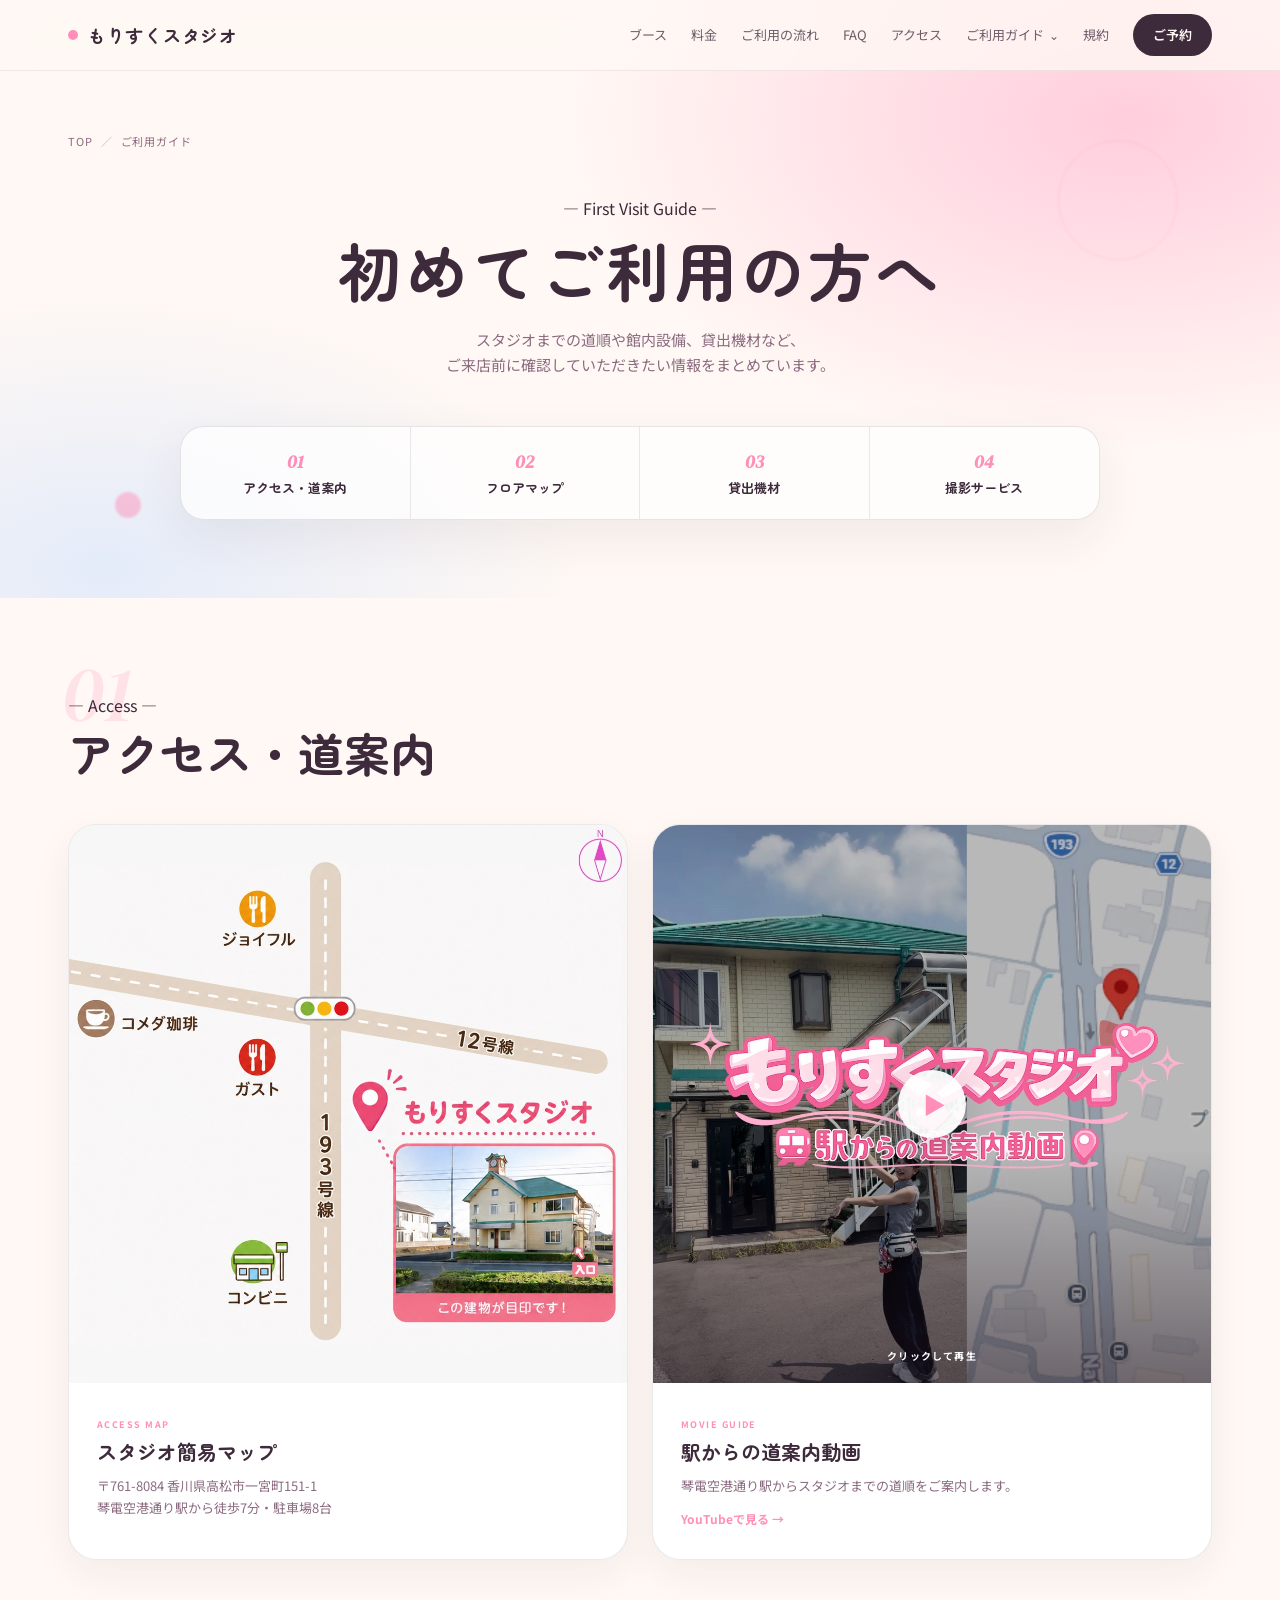
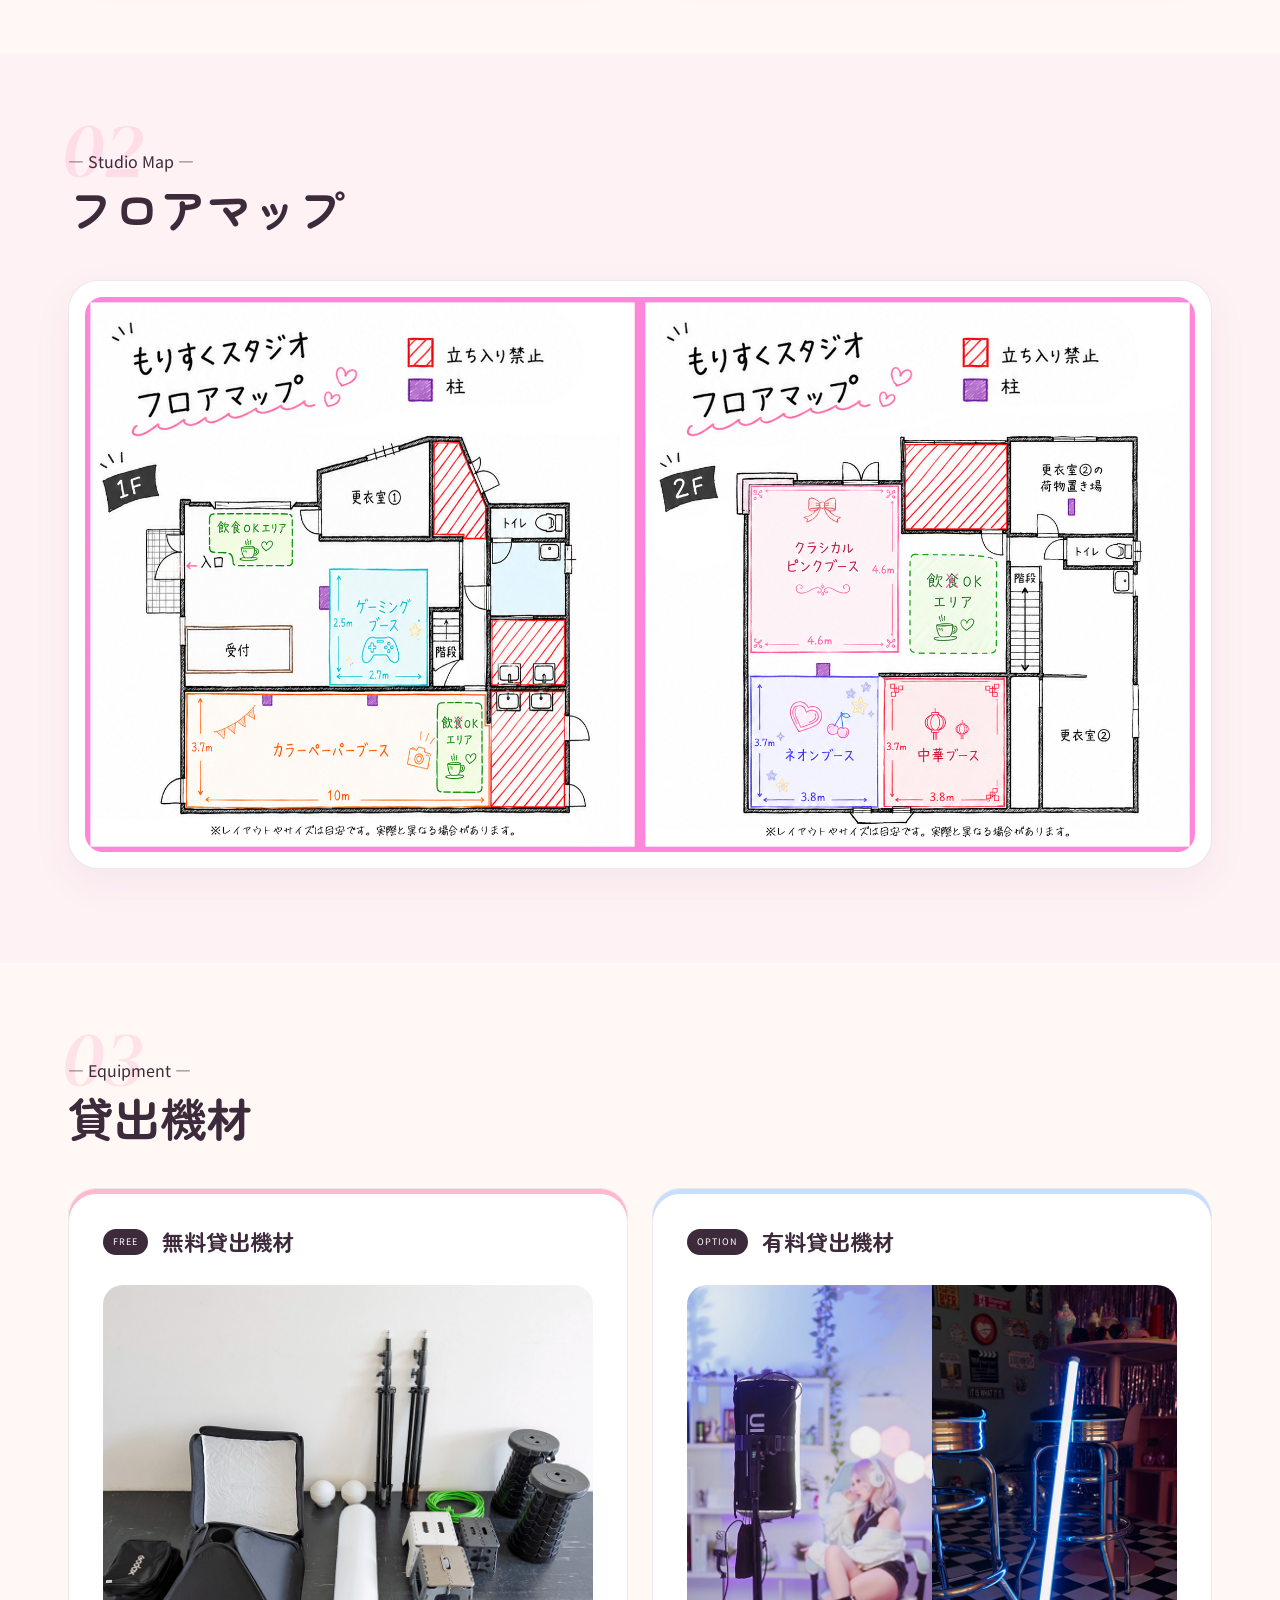
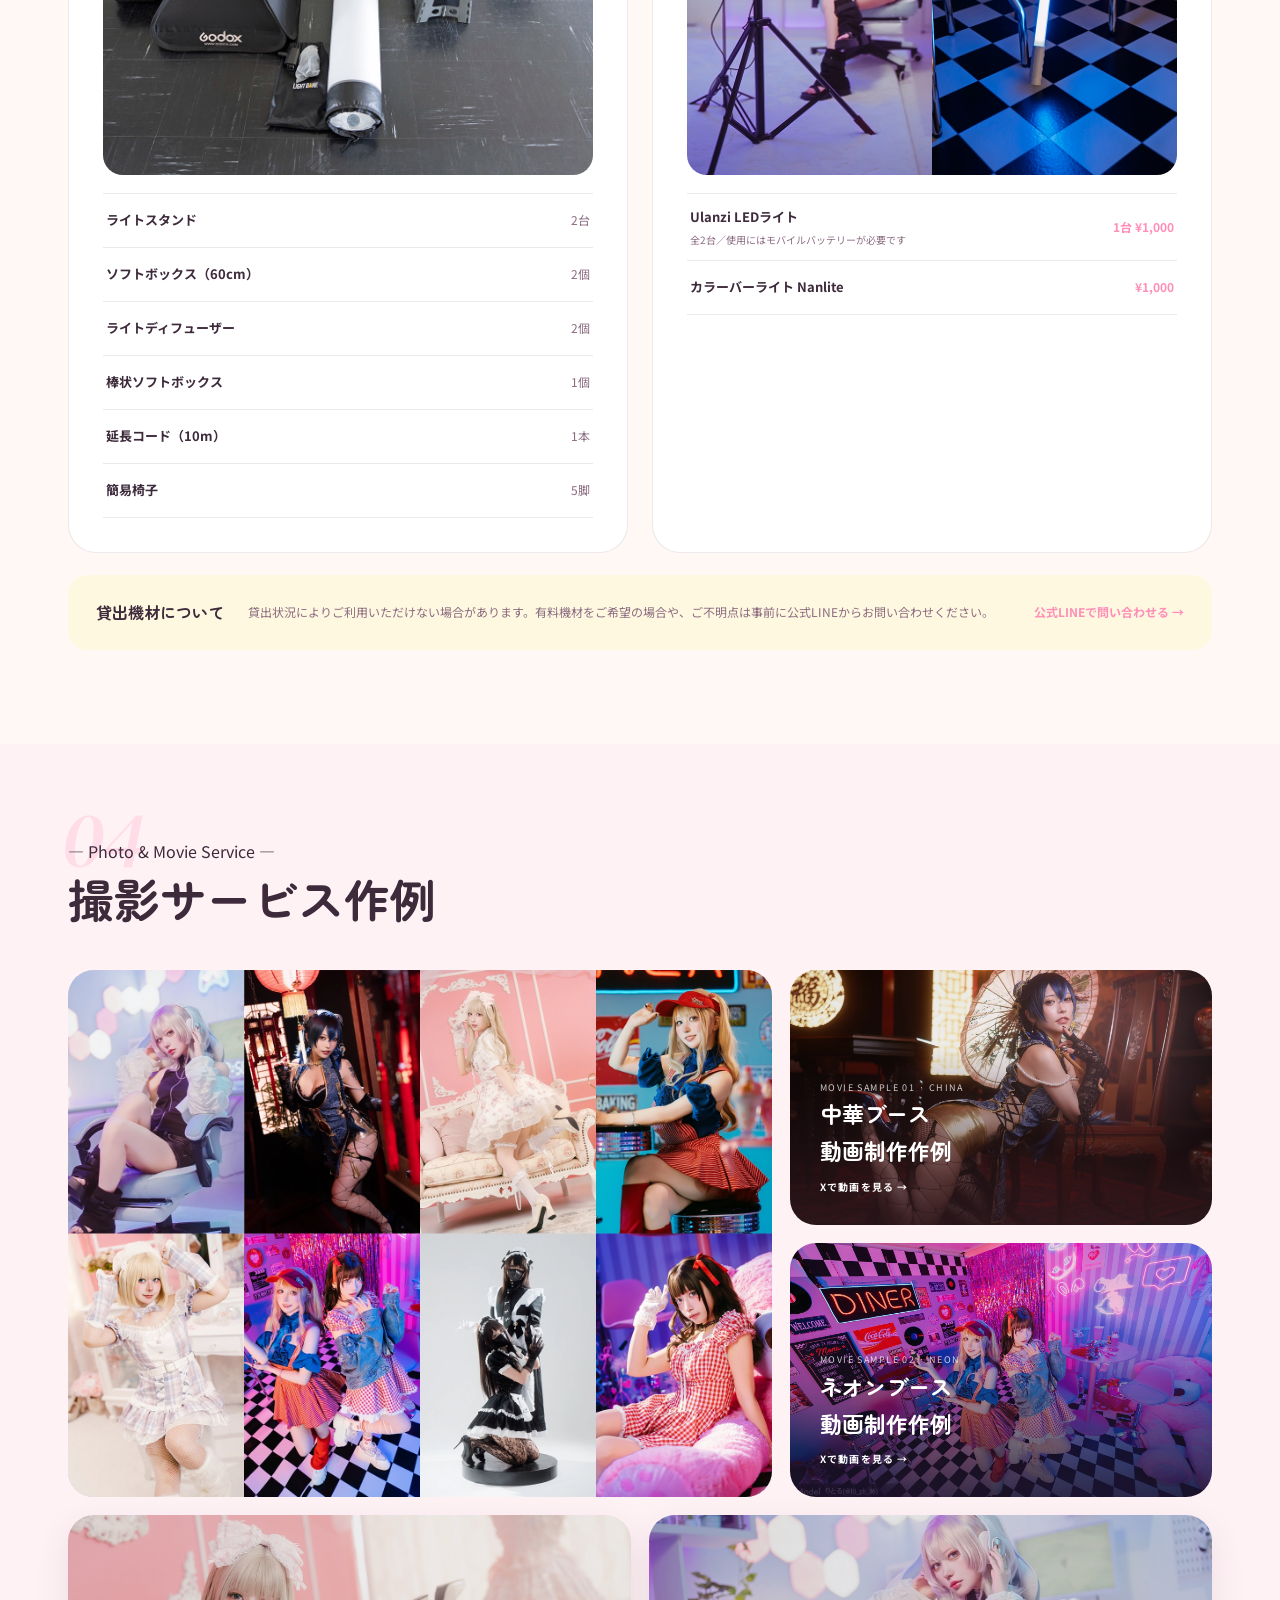
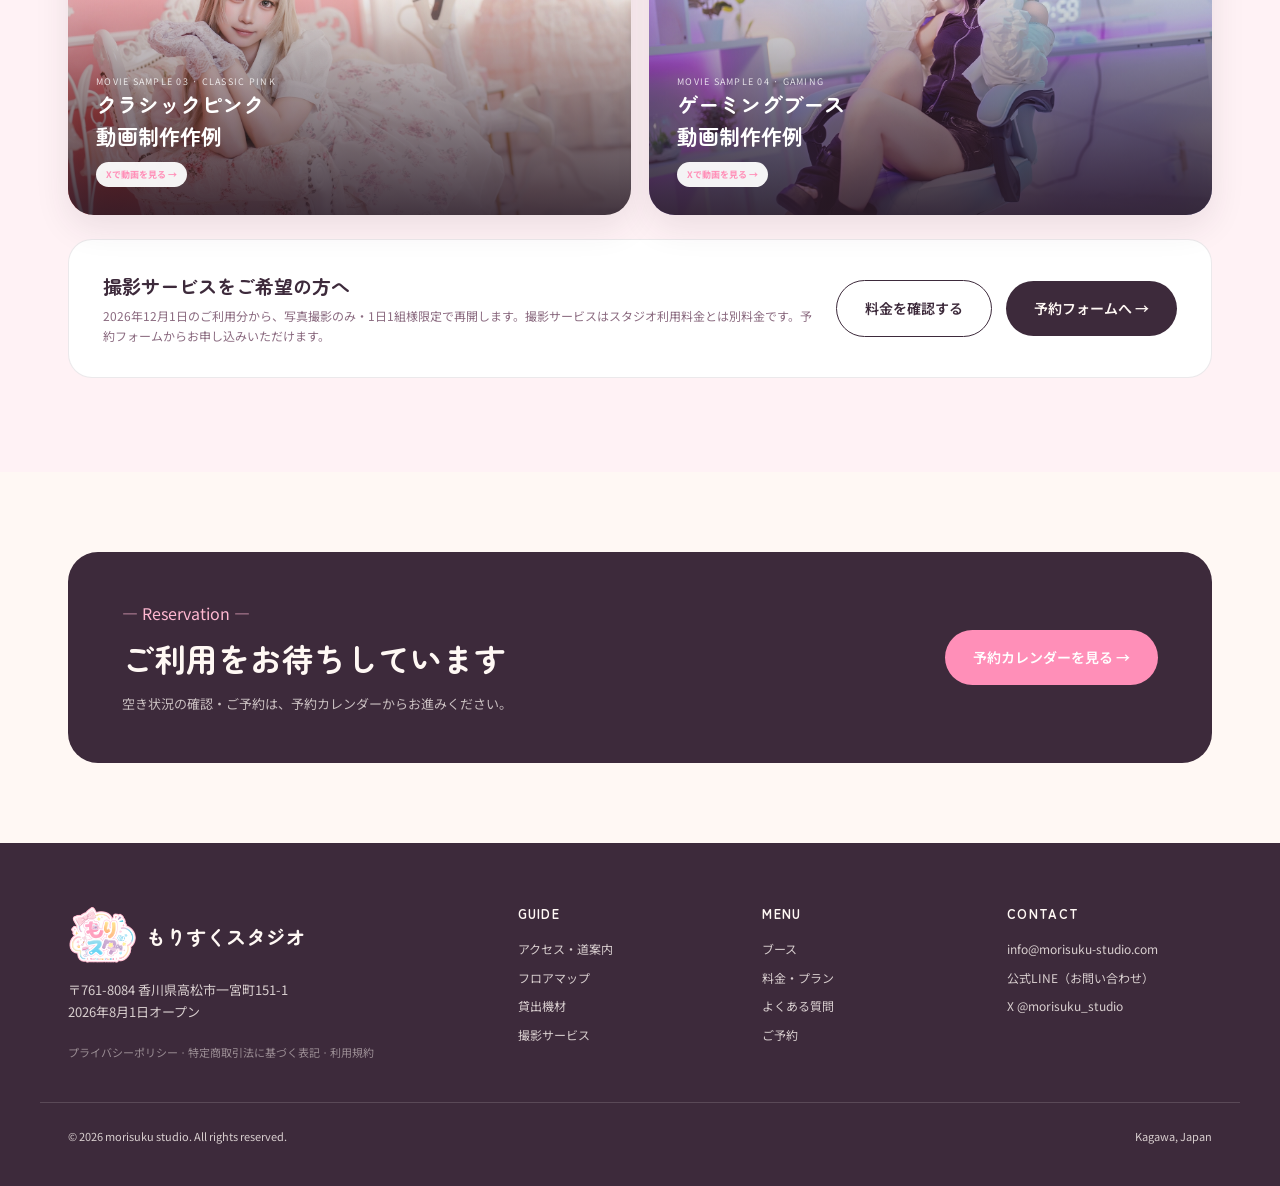
<file: guide.html>
<!doctype html>
<html lang="ja" data-theme="a">
<head>
  <meta charset="utf-8" />
  <meta name="viewport" content="width=device-width, initial-scale=1" />
  <meta name="description" content="もりすくスタジオの外観、アクセス、フロアマップ、貸出機材、撮影サービスをご案内します。" />
  <title>ご利用ガイド｜もりすくスタジオ</title>
  <link rel="icon" type="image/png" href="assets/Logo_square512.png" />
  <link rel="apple-touch-icon" href="assets/Logo_square512.png" />
  <link rel="preconnect" href="https://fonts.googleapis.com" />
  <link rel="preconnect" href="https://fonts.gstatic.com" crossorigin />
  <link href="https://fonts.googleapis.com/css2?family=Zen+Maru+Gothic:wght@400;500;700;900&family=Noto+Sans+JP:wght@300;400;500;600;700&family=DM+Serif+Display:ital@0;1&display=swap" rel="stylesheet" />
  <link rel="stylesheet" href="styles.css?v=game-movie-v81" />
  <link rel="stylesheet" href="guide.css?v=game-movie-v81" />
</head>
<body class="guide-page">
  <nav class="nav">
    <div class="nav-inner">
      <a href="index.html#top" class="logo"><span class="dot"></span>もりすくスタジオ</a>
      <div class="nav-links">
        <a href="index.html#booths">ブース</a>
        <a href="index.html#pricing">料金</a>
        <a href="index.html#flow">ご利用の流れ</a>
        <a href="index.html#faq">FAQ</a>
        <a href="index.html#access">アクセス</a>
        <div class="nav-dropdown">
          <a href="guide.html" class="nav-dropdown-trigger">ご利用ガイド<span aria-hidden="true">⌄</span></a>
          <div class="nav-dropdown-menu">
            <a href="#access-guide"><small>01</small>アクセス・道案内</a>
            <a href="#floor-map"><small>02</small>フロアマップ</a>
            <a href="#equipment"><small>03</small>貸出機材</a>
            <a href="#service"><small>04</small>撮影サービス</a>
          </div>
        </div>
        <a href="guide.html" class="nav-guide-mobile">ガイド</a>
        <a href="terms.html?v=header-v70" class="nav-terms">規約</a>
        <a href="index.html#booking" class="nav-cta">ご予約</a>
      </div>
    </div>
  </nav>

  <main>
    <header class="guide-hero">
      <div class="guide-hero-orb orb-one"></div>
      <div class="guide-hero-orb orb-two"></div>
      <div class="wrap guide-hero-inner">
        <div class="guide-breadcrumb"><a href="index.html">TOP</a><span>／</span>ご利用ガイド</div>
        <div class="guide-hero-copy">
          <div class="kicker">— First Visit Guide —</div>
          <h1>初めてご利用の方へ</h1>
          <p>スタジオまでの道順や館内設備、貸出機材など、<br class="pc-only" />ご来店前に確認していただきたい情報をまとめています。</p>
        </div>
        <nav class="guide-jump" aria-label="ページ内メニュー">
          <a href="#access-guide"><span>01</span>アクセス・道案内</a>
          <a href="#floor-map"><span>02</span>フロアマップ</a>
          <a href="#equipment"><span>03</span>貸出機材</a>
          <a href="#service"><span>04</span>撮影サービス</a>
        </nav>
      </div>
    </header>

    <section id="access-guide" class="guide-section">
      <div class="wrap">
        <div class="guide-section-head">
          <div><span class="guide-number">01</span><div class="kicker">— Access —</div><h2>アクセス・道案内</h2></div>
        </div>
        <div class="guide-access-grid guide-access-square-grid">
          <article class="guide-feature-card">
            <div class="guide-square-media">
              <img src="assets/guide-exterior.webp" alt="もりすくスタジオ周辺の簡易マップ" />
            </div>
            <div class="guide-card-text">
              <span class="guide-label">ACCESS MAP</span>
              <h3>スタジオ簡易マップ</h3>
              <p>〒761-8084 香川県高松市一宮町151-1<br />琴電空港通り駅から徒歩7分・駐車場8台</p>
            </div>
          </article>
          <article class="guide-feature-card">
            <div class="guide-square-media guide-youtube" id="route-video">
              <button class="guide-video-cover" type="button" aria-label="駅からの道案内動画を再生" onclick="playRouteVideo()">
                <img src="assets/guide-route-thumbnail.webp" alt="もりすくスタジオ 駅からの道案内動画" />
                <span class="guide-play-button">▶</span>
                <small>クリックして再生</small>
              </button>
            </div>
            <div class="guide-card-text">
              <span class="guide-label">MOVIE GUIDE</span>
              <h3>駅からの道案内動画</h3>
              <p>琴電空港通り駅からスタジオまでの道順をご案内します。</p>
              <a class="guide-text-link" href="https://youtube.com/shorts/2lgghSIBvJw?feature=share" target="_blank" rel="noopener noreferrer">YouTubeで見る →</a>
            </div>
          </article>
        </div>
      </div>
    </section>

    <section id="floor-map" class="guide-section guide-tint">
      <div class="wrap">
        <div class="guide-section-head">
          <div><span class="guide-number">02</span><div class="kicker">— Studio Map —</div><h2>フロアマップ</h2></div>
        </div>
        <div class="floor-map-image">
          <picture>
            <source media="(max-width: 820px)" srcset="assets/guide-floor-map-mobile.png" />
            <img src="assets/guide-floor-map.png" alt="もりすくスタジオ1階・2階フロアマップ" />
          </picture>
        </div>
      </div>
    </section>

    <section id="equipment" class="guide-section">
      <div class="wrap">
        <div class="guide-section-head">
          <div><span class="guide-number">03</span><div class="kicker">— Equipment —</div><h2>貸出機材</h2></div>
        </div>
        <div class="equipment-columns">
          <article class="equipment-panel free">
            <div class="equipment-title"><span>FREE</span><h3>無料貸出機材</h3></div>
            <div class="equipment-photo"><img src="assets/equipment-free-01.webp" alt="無料貸出機材一覧" /></div>
            <div class="equipment-list">
              <div><strong>ライトスタンド</strong><span>2台</span></div>
              <div><strong>ソフトボックス（60cm）</strong><span>2個</span></div>
              <div><strong>ライトディフューザー</strong><span>2個</span></div>
              <div><strong>棒状ソフトボックス</strong><span>1個</span></div>
              <div><strong>延長コード（10m）</strong><span>1本</span></div>
              <div><strong>簡易椅子</strong><span>5脚</span></div>
            </div>
          </article>
          <article class="equipment-panel paid">
            <div class="equipment-title"><span>OPTION</span><h3>有料貸出機材</h3></div>
            <div class="equipment-photo"><img src="assets/equipment-paid-01.webp" alt="有料貸出のLEDライトとカラーバーライト" /></div>
            <div class="equipment-list paid-list">
              <div>
                <span class="equipment-name"><strong>Ulanzi LEDライト</strong><small>全2台／使用にはモバイルバッテリーが必要です</small></span>
                <span class="equipment-price">1台 ¥1,000</span>
              </div>
              <div>
                <span class="equipment-name"><strong>カラーバーライト Nanlite</strong></span>
                <span class="equipment-price">¥1,000</span>
              </div>
            </div>
          </article>
        </div>
        <div class="guide-note">
          <strong>貸出機材について</strong>
          <p>貸出状況によりご利用いただけない場合があります。有料機材をご希望の場合や、ご不明点は事前に公式LINEからお問い合わせください。</p>
          <a href="https://lin.ee/xu4F3wW" target="_blank" rel="noopener noreferrer">公式LINEで問い合わせる →</a>
        </div>
      </div>
    </section>

    <section id="service" class="guide-section guide-tint">
      <div class="wrap">
        <div class="guide-section-head">
          <div><span class="guide-number">04</span><div class="kicker">— Photo & Movie Service —</div><h2>撮影サービス作例</h2></div>
        </div>
        <div class="service-showcase">
          <div class="service-sample large service-photo-image">
            <img src="assets/service-photo-sample.webp" alt="もりすくスタジオ 写真撮影サービス作例" />
          </div>
          <a class="service-sample service-video-link china-video" href="https://x.com/morisuku_studio/status/2082073588719628334/video/1" target="_blank" rel="noopener noreferrer">
            <span>MOVIE SAMPLE 01 · CHINA</span>
            <strong>中華ブース<br />動画制作作例</strong>
            <small>Xで動画を見る →</small>
          </a>
          <a class="service-sample service-video-link neon-video" href="https://x.com/morisuku_studio/status/2082435981936824819?s=20" target="_blank" rel="noopener noreferrer">
            <span>MOVIE SAMPLE 02 · NEON</span>
            <strong>ネオンブース<br />動画制作作例</strong>
            <small>Xで動画を見る →</small>
          </a>
        </div>
        <div class="service-booth-grid">
          <a class="service-booth-card pink-sample published" href="https://x.com/morisuku_studio/status/2082798369202958403?s=20" target="_blank" rel="noopener noreferrer">
            <span>MOVIE SAMPLE 03 · CLASSIC PINK</span>
            <strong>クラシックピンク<br />動画制作作例</strong>
            <small>Xで動画を見る →</small>
          </a>
          <a class="service-booth-card game-sample published" href="https://x.com/morisuku_studio/status/2083160753272459728?s=20" target="_blank" rel="noopener noreferrer">
            <span>MOVIE SAMPLE 04 · GAMING</span>
            <strong>ゲーミングブース<br />動画制作作例</strong>
            <small>Xで動画を見る →</small>
          </a>
        </div>
        <div class="service-action">
          <div><h3>撮影サービスをご希望の方へ</h3><p>2026年12月1日のご利用分から、写真撮影のみ・1日1組様限定で再開します。撮影サービスはスタジオ利用料金とは別料金です。予約フォームからお申し込みいただけます。</p></div>
          <a href="index.html#pricing" class="btn btn-outline">料金を確認する</a>
          <a href="index.html#booking" class="btn btn-primary">予約フォームへ →</a>
        </div>
      </div>
    </section>

    <section class="guide-bottom-cta">
      <div class="wrap">
        <div class="guide-bottom-card">
          <div><div class="kicker">— Reservation —</div><h2>ご利用をお待ちしています</h2><p>空き状況の確認・ご予約は、予約カレンダーからお進みください。</p></div>
          <a href="index.html#booking" class="btn btn-primary">予約カレンダーを見る →</a>
        </div>
      </div>
    </section>
  </main>

  <footer>
    <div class="footer-inner">
      <div>
        <div class="footer-logo"><img src="assets/Logo_square512.png" alt="" /><span>もりすくスタジオ</span></div>
        <div class="footer-tag">〒761-8084 香川県高松市一宮町151-1<br />2026年8月1日オープン</div>
        <div class="guide-footer-legal"><a href="privacy.html">プライバシーポリシー</a> · <a href="tokutei.html">特定商取引法に基づく表記</a> · <a href="terms.html?v=header-v70">利用規約</a></div>
      </div>
      <div class="footer-col"><h5>GUIDE</h5><ul><li><a href="#access-guide">アクセス・道案内</a></li><li><a href="#floor-map">フロアマップ</a></li><li><a href="#equipment">貸出機材</a></li><li><a href="#service">撮影サービス</a></li></ul></div>
      <div class="footer-col"><h5>MENU</h5><ul><li><a href="index.html#booths">ブース</a></li><li><a href="index.html#pricing">料金・プラン</a></li><li><a href="index.html#faq">よくある質問</a></li><li><a href="index.html#booking">ご予約</a></li></ul></div>
      <div class="footer-col"><h5>CONTACT</h5><ul><li><a href="mailto:info@morisuku-studio.com">info@morisuku-studio.com</a></li><li><a href="https://lin.ee/xu4F3wW" target="_blank" rel="noopener noreferrer">公式LINE（お問い合わせ）</a></li><li><a href="https://x.com/morisuku_studio" target="_blank" rel="noopener noreferrer">X @morisuku_studio</a></li></ul></div>
    </div>
    <div class="footer-copy"><span>© 2026 morisuku studio. All rights reserved.</span><span>Kagawa, Japan</span></div>
  </footer>
  <script>
    function playRouteVideo() {
      const container = document.getElementById("route-video");
      if (!container) return;
      container.innerHTML = '<iframe src="https://www.youtube.com/embed/2lgghSIBvJw?autoplay=1" title="琴電空港通り駅からもりすくスタジオまでの道案内動画" allow="accelerometer; autoplay; clipboard-write; encrypted-media; gyroscope; picture-in-picture; web-share" allowfullscreen></iframe>';
    }
  </script>
</body>
</html>
</file>
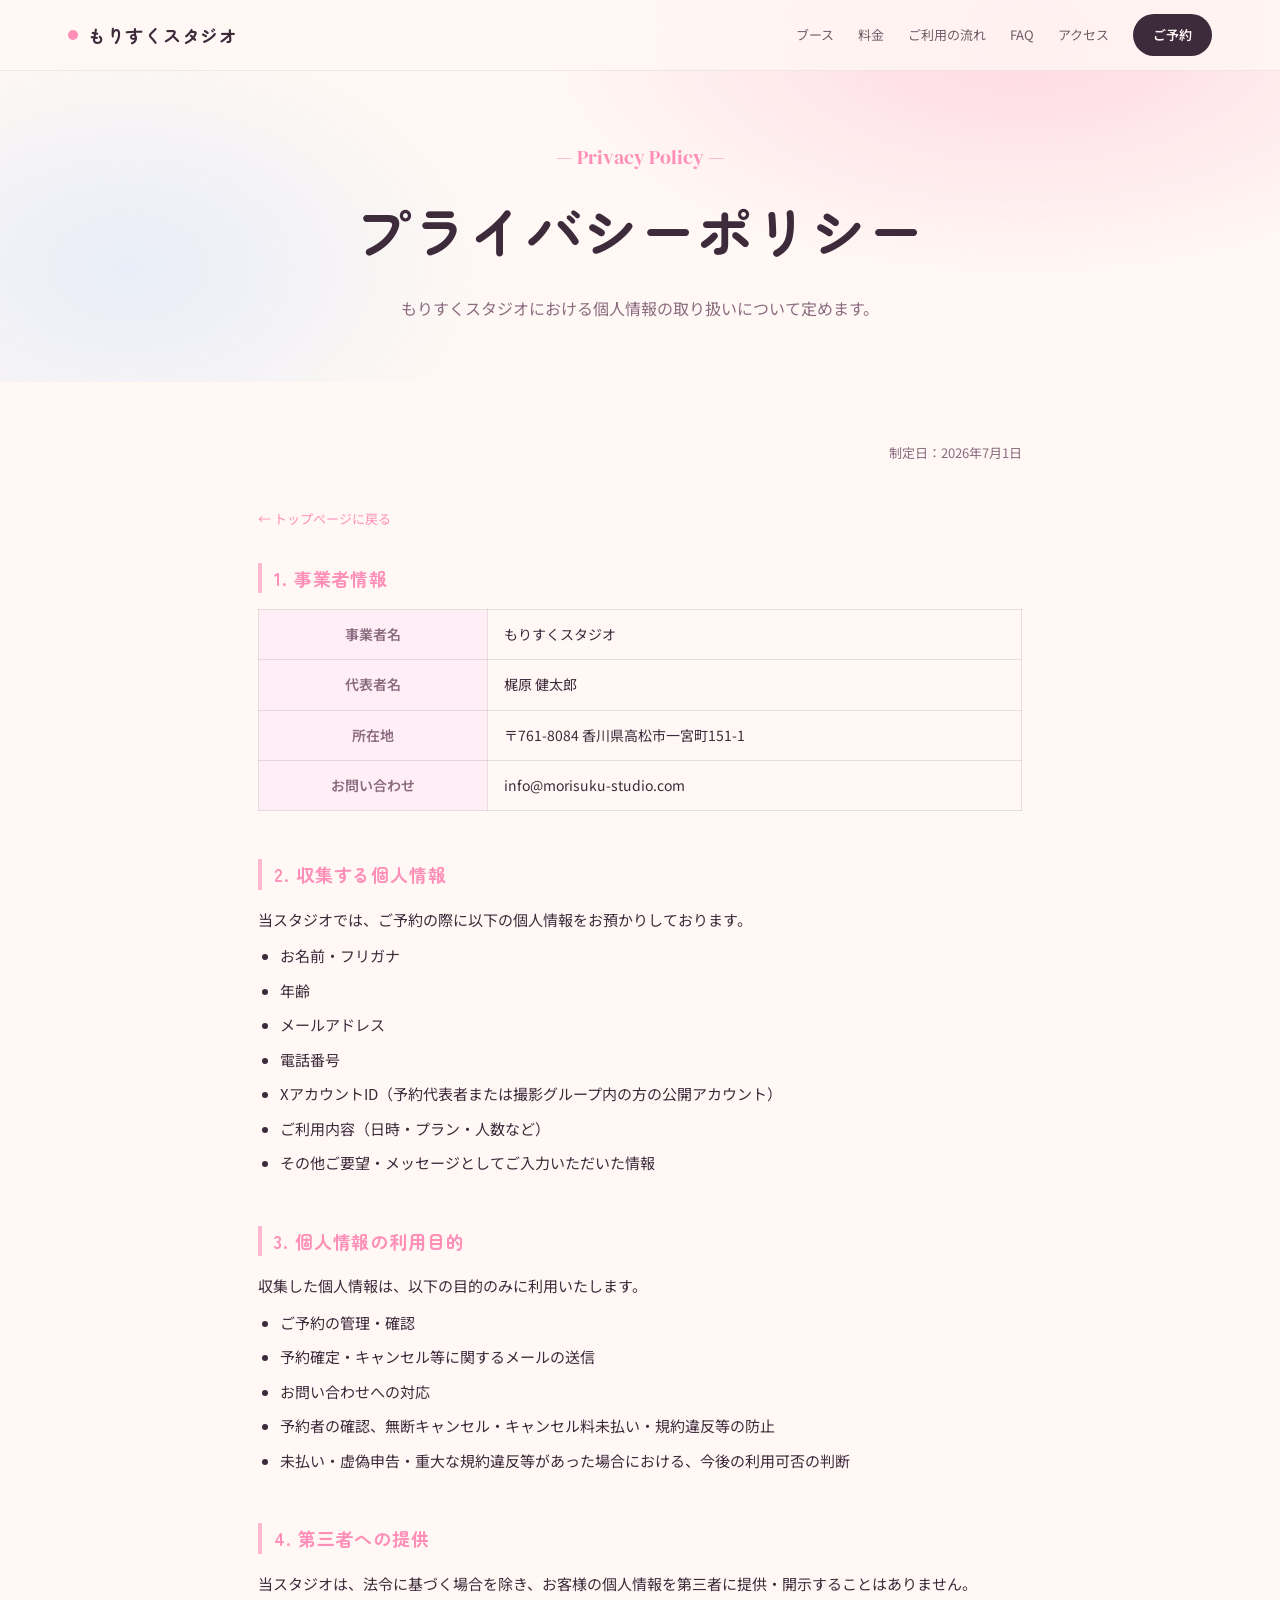
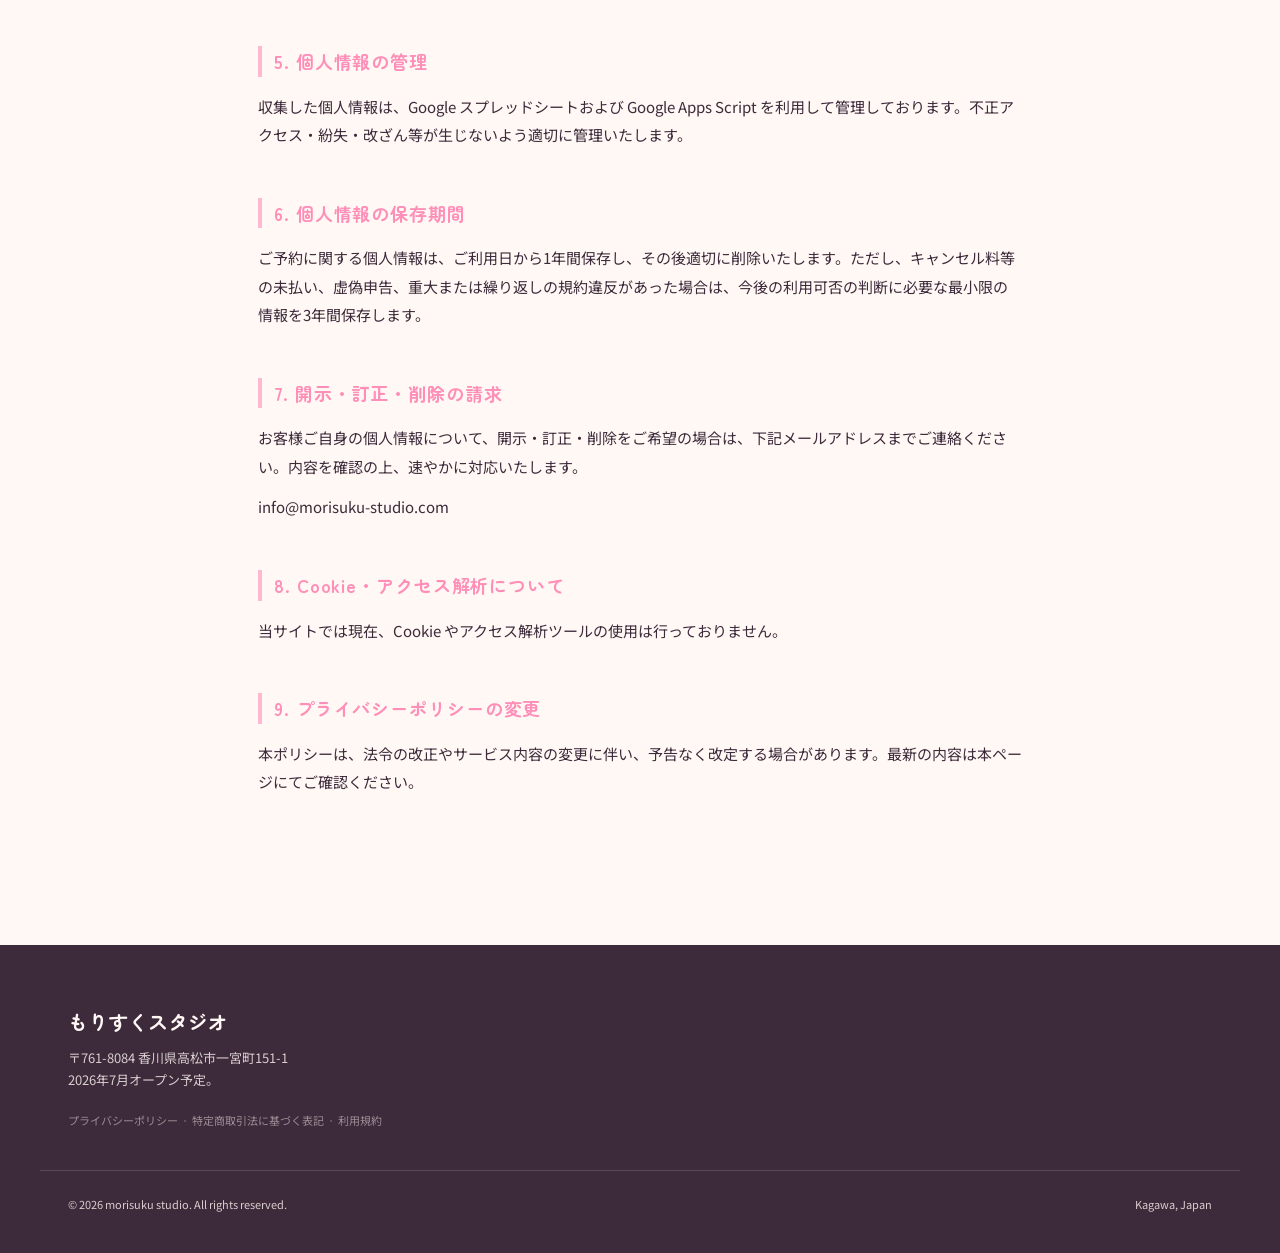
<file: privacy.html>
<!doctype html>
<html lang="ja">
<head>
  <meta charset="utf-8" />
  <meta name="viewport" content="width=device-width, initial-scale=1" />
  <title>プライバシーポリシー — もりすくスタジオ</title>
  <link rel="preconnect" href="https://fonts.googleapis.com" />
  <link rel="preconnect" href="https://fonts.gstatic.com" crossorigin />
  <link href="https://fonts.googleapis.com/css2?family=Zen+Maru+Gothic:wght@400;500;700;900&family=Noto+Sans+JP:wght@300;400;500;600;700&family=DM+Serif+Display:ital@0;1&display=swap" rel="stylesheet" />
  <link rel="stylesheet" href="styles.css" />
  <style>
    .terms-hero {
      padding: 140px 0 60px;
      background:
        radial-gradient(800px 400px at 80% 10%, color-mix(in srgb, var(--pink) 50%, transparent) 0%, transparent 60%),
        radial-gradient(600px 400px at 10% 70%, color-mix(in srgb, var(--blue) 40%, transparent) 0%, transparent 60%),
        var(--bg);
      text-align: center;
    }
    .terms-hero .kicker { font-family: var(--font-accent); color: var(--pink-deep); font-size: 20px; margin-bottom: 8px; }
    .terms-hero h1 {
      font-family: var(--font-head);
      font-weight: var(--head-weight);
      font-size: clamp(36px, 5vw, 56px);
      letter-spacing: var(--letter);
      margin-bottom: 18px;
    }
    .terms-hero p { color: var(--sub); max-width: 620px; margin: 0 auto; }
    .terms-body {
      max-width: 820px;
      margin: 0 auto;
      padding: 60px 28px 100px;
    }
    .terms-sec {
      margin-bottom: 48px;
    }
    .terms-sec h2 {
      font-family: var(--font-head);
      font-size: 18px;
      font-weight: 700;
      color: var(--pink-deep);
      border-left: 4px solid var(--pink);
      padding-left: 12px;
      margin-bottom: 16px;
      letter-spacing: 0.05em;
    }
    .terms-sec p, .terms-sec li {
      font-size: 15px;
      line-height: 1.9;
      color: var(--ink);
    }
    .terms-sec ul {
      padding-left: 1.4em;
      margin-top: 8px;
    }
    .terms-sec li { margin-bottom: 6px; }
    .terms-sec table {
      width: 100%;
      border-collapse: collapse;
      font-size: 14px;
      margin-top: 12px;
    }
    .terms-sec table th, .terms-sec table td {
      padding: 12px 16px;
      border: 1px solid color-mix(in srgb, var(--ink) 12%, transparent);
      line-height: 1.8;
    }
    .terms-sec table th {
      background: var(--bg-alt);
      font-weight: 600;
      width: 30%;
      color: var(--sub);
    }
    .terms-date {
      text-align: right;
      font-size: 13px;
      color: var(--sub);
      margin-bottom: 40px;
    }
    .back-link {
      display: inline-block;
      margin-bottom: 32px;
      font-size: 13px;
      color: var(--pink-deep);
      text-decoration: none;
    }
    .back-link:hover { opacity: 0.7; }
  </style>
</head>
<body data-theme="a">
  <nav class="nav">
    <div class="nav-inner">
      <a href="index.html#top" class="logo"><span class="dot"></span>もりすくスタジオ</a>
      <div class="nav-links">
        <a href="index.html#booths">ブース</a>
        <a href="index.html#pricing">料金</a>
        <a href="index.html#flow">ご利用の流れ</a>
        <a href="index.html#faq">FAQ</a>
        <a href="index.html#access">アクセス</a>
        <a href="index.html#booking" class="nav-cta">ご予約</a>
      </div>
    </div>
  </nav>

  <section class="terms-hero">
    <div class="kicker">— Privacy Policy —</div>
    <h1>プライバシーポリシー</h1>
    <p>もりすくスタジオにおける個人情報の取り扱いについて定めます。</p>
  </section>

  <div class="terms-body">
    <p class="terms-date">制定日：2026年7月1日</p>
    <a href="index.html" class="back-link">← トップページに戻る</a>

    <div class="terms-sec">
      <h2>1. 事業者情報</h2>
      <table>
        <tr><th>事業者名</th><td>もりすくスタジオ</td></tr>
        <tr><th>代表者名</th><td>梶原 健太郎</td></tr>
        <tr><th>所在地</th><td>〒761-8084 香川県高松市一宮町151-1</td></tr>
        <tr><th>お問い合わせ</th><td><a href="mailto:info@morisuku-studio.com">info@morisuku-studio.com</a></td></tr>
      </table>
    </div>

    <div class="terms-sec">
      <h2>2. 収集する個人情報</h2>
      <p>当スタジオでは、ご予約の際に以下の個人情報をお預かりしております。</p>
      <ul>
        <li>お名前・フリガナ</li>
        <li>年齢</li>
        <li>メールアドレス</li>
        <li>電話番号</li>
        <li>XアカウントID（予約代表者または撮影グループ内の方の公開アカウント）</li>
        <li>ご利用内容（日時・プラン・人数など）</li>
        <li>その他ご要望・メッセージとしてご入力いただいた情報</li>
      </ul>
    </div>

    <div class="terms-sec">
      <h2>3. 個人情報の利用目的</h2>
      <p>収集した個人情報は、以下の目的のみに利用いたします。</p>
      <ul>
        <li>ご予約の管理・確認</li>
        <li>予約確定・キャンセル等に関するメールの送信</li>
        <li>お問い合わせへの対応</li>
        <li>予約者の確認、無断キャンセル・キャンセル料未払い・規約違反等の防止</li>
        <li>未払い・虚偽申告・重大な規約違反等があった場合における、今後の利用可否の判断</li>
      </ul>
    </div>

    <div class="terms-sec">
      <h2>4. 第三者への提供</h2>
      <p>当スタジオは、法令に基づく場合を除き、お客様の個人情報を第三者に提供・開示することはありません。</p>
    </div>

    <div class="terms-sec">
      <h2>5. 個人情報の管理</h2>
      <p>収集した個人情報は、Google スプレッドシートおよび Google Apps Script を利用して管理しております。不正アクセス・紛失・改ざん等が生じないよう適切に管理いたします。</p>
    </div>

    <div class="terms-sec">
      <h2>6. 個人情報の保存期間</h2>
      <p>ご予約に関する個人情報は、ご利用日から1年間保存し、その後適切に削除いたします。ただし、キャンセル料等の未払い、虚偽申告、重大または繰り返しの規約違反があった場合は、今後の利用可否の判断に必要な最小限の情報を3年間保存します。</p>
    </div>

    <div class="terms-sec">
      <h2>7. 開示・訂正・削除の請求</h2>
      <p>お客様ご自身の個人情報について、開示・訂正・削除をご希望の場合は、下記メールアドレスまでご連絡ください。内容を確認の上、速やかに対応いたします。</p>
      <p style="margin-top:12px;"><a href="mailto:info@morisuku-studio.com">info@morisuku-studio.com</a></p>
    </div>

    <div class="terms-sec">
      <h2>8. Cookie・アクセス解析について</h2>
      <p>当サイトでは現在、Cookie やアクセス解析ツールの使用は行っておりません。</p>
    </div>

    <div class="terms-sec">
      <h2>9. プライバシーポリシーの変更</h2>
      <p>本ポリシーは、法令の改正やサービス内容の変更に伴い、予告なく改定する場合があります。最新の内容は本ページにてご確認ください。</p>
    </div>
  </div>

  <footer>
    <div class="footer-inner">
      <div>
        <div class="footer-logo">もりすくスタジオ</div>
        <div class="footer-tag">〒761-8084 香川県高松市一宮町151-1<br />2026年7月オープン予定。</div>
        <div style="margin-top:20px; font-size:11px; opacity:0.6;">
          <a href="privacy.html" style="color:inherit;">プライバシーポリシー</a>
          &nbsp;·&nbsp;
          <a href="tokutei.html" style="color:inherit;">特定商取引法に基づく表記</a>
          &nbsp;·&nbsp;
          <a href="terms.html?v=header-v70" style="color:inherit;">利用規約</a>
        </div>
      </div>
    </div>
    <div class="footer-copy">
      <span>© 2026 morisuku studio. All rights reserved.</span>
      <span>Kagawa, Japan</span>
    </div>
  </footer>
</body>
</html>
</file>
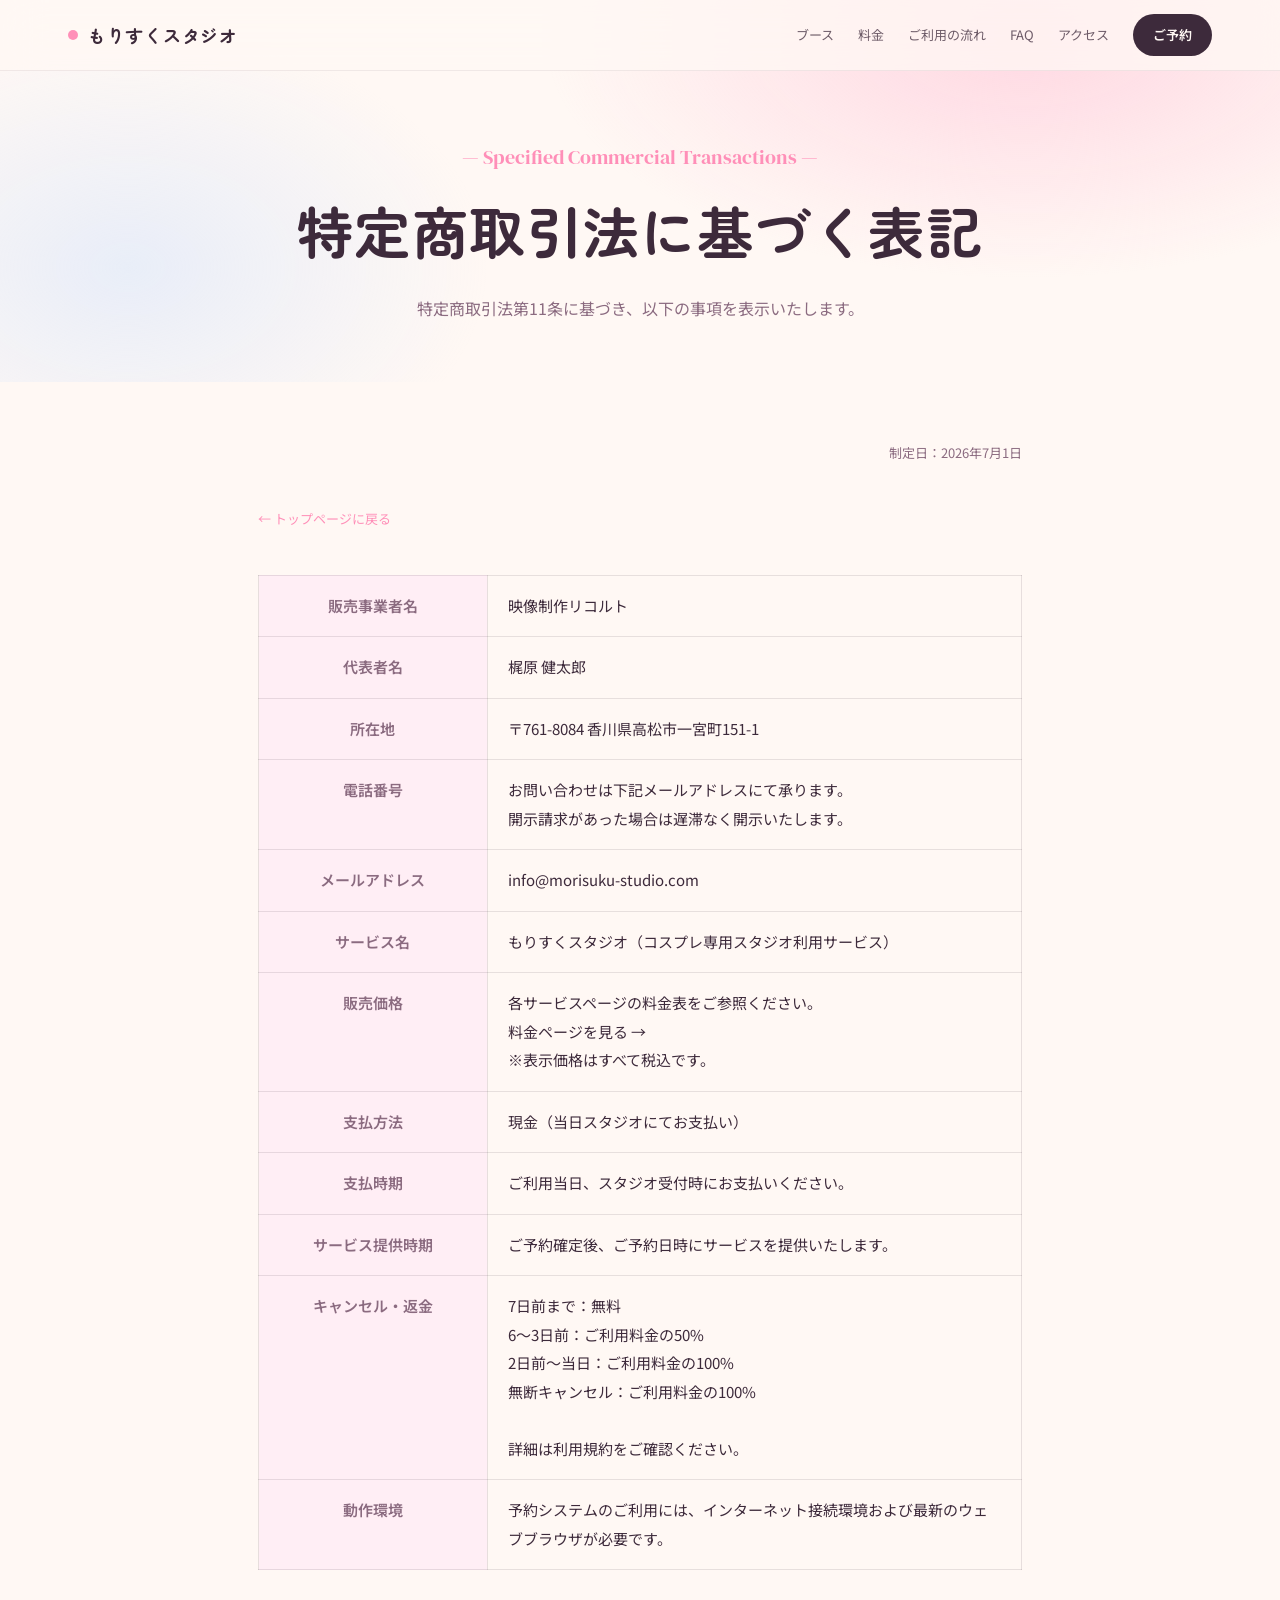
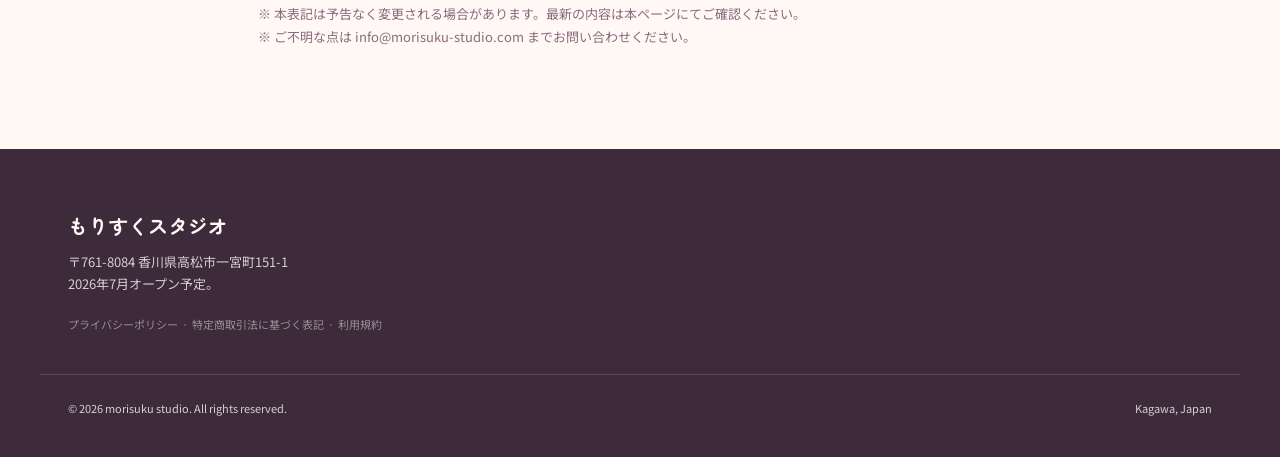
<file: tokutei.html>
<!doctype html>
<html lang="ja">
<head>
  <meta charset="utf-8" />
  <meta name="viewport" content="width=device-width, initial-scale=1" />
  <title>特定商取引法に基づく表記 — もりすくスタジオ</title>
  <link rel="preconnect" href="https://fonts.googleapis.com" />
  <link rel="preconnect" href="https://fonts.gstatic.com" crossorigin />
  <link href="https://fonts.googleapis.com/css2?family=Zen+Maru+Gothic:wght@400;500;700;900&family=Noto+Sans+JP:wght@300;400;500;600;700&family=DM+Serif+Display:ital@0;1&display=swap" rel="stylesheet" />
  <link rel="stylesheet" href="styles.css" />
  <style>
    .terms-hero {
      padding: 140px 0 60px;
      background:
        radial-gradient(800px 400px at 80% 10%, color-mix(in srgb, var(--pink) 50%, transparent) 0%, transparent 60%),
        radial-gradient(600px 400px at 10% 70%, color-mix(in srgb, var(--blue) 40%, transparent) 0%, transparent 60%),
        var(--bg);
      text-align: center;
    }
    .terms-hero .kicker { font-family: var(--font-accent); color: var(--pink-deep); font-size: 20px; margin-bottom: 8px; }
    .terms-hero h1 {
      font-family: var(--font-head);
      font-weight: var(--head-weight);
      font-size: clamp(36px, 5vw, 56px);
      letter-spacing: var(--letter);
      margin-bottom: 18px;
    }
    .terms-hero p { color: var(--sub); max-width: 620px; margin: 0 auto; }
    .terms-body {
      max-width: 820px;
      margin: 0 auto;
      padding: 60px 28px 100px;
    }
    .tokutei-table {
      width: 100%;
      border-collapse: collapse;
      font-size: 15px;
      margin-top: 12px;
    }
    .tokutei-table th, .tokutei-table td {
      padding: 16px 20px;
      border: 1px solid color-mix(in srgb, var(--ink) 12%, transparent);
      line-height: 1.9;
      vertical-align: top;
    }
    .tokutei-table th {
      background: var(--bg-alt);
      font-weight: 600;
      width: 30%;
      color: var(--sub);
      white-space: nowrap;
    }
    .terms-date {
      text-align: right;
      font-size: 13px;
      color: var(--sub);
      margin-bottom: 40px;
    }
    .back-link {
      display: inline-block;
      margin-bottom: 32px;
      font-size: 13px;
      color: var(--pink-deep);
      text-decoration: none;
    }
    .back-link:hover { opacity: 0.7; }
    .note {
      font-size: 13px;
      color: var(--sub);
      margin-top: 32px;
      line-height: 1.8;
    }
  </style>
</head>
<body data-theme="a">
  <nav class="nav">
    <div class="nav-inner">
      <a href="index.html#top" class="logo"><span class="dot"></span>もりすくスタジオ</a>
      <div class="nav-links">
        <a href="index.html#booths">ブース</a>
        <a href="index.html#pricing">料金</a>
        <a href="index.html#flow">ご利用の流れ</a>
        <a href="index.html#faq">FAQ</a>
        <a href="index.html#access">アクセス</a>
        <a href="index.html#booking" class="nav-cta">ご予約</a>
      </div>
    </div>
  </nav>

  <section class="terms-hero">
    <div class="kicker">— Specified Commercial Transactions —</div>
    <h1>特定商取引法に基づく表記</h1>
    <p>特定商取引法第11条に基づき、以下の事項を表示いたします。</p>
  </section>

  <div class="terms-body">
    <p class="terms-date">制定日：2026年7月1日</p>
    <a href="index.html" class="back-link">← トップページに戻る</a>

    <table class="tokutei-table">
      <tr>
        <th>販売事業者名</th>
        <td>映像制作リコルト</td>
      </tr>
      <tr>
        <th>代表者名</th>
        <td>梶原 健太郎</td>
      </tr>
      <tr>
        <th>所在地</th>
        <td>〒761-8084 香川県高松市一宮町151-1</td>
      </tr>
      <tr>
        <th>電話番号</th>
        <td>お問い合わせは下記メールアドレスにて承ります。<br />開示請求があった場合は遅滞なく開示いたします。</td>
      </tr>
      <tr>
        <th>メールアドレス</th>
        <td><a href="mailto:info@morisuku-studio.com">info@morisuku-studio.com</a></td>
      </tr>
      <tr>
        <th>サービス名</th>
        <td>もりすくスタジオ（コスプレ専用スタジオ利用サービス）</td>
      </tr>
      <tr>
        <th>販売価格</th>
        <td>
          各サービスページの料金表をご参照ください。<br />
          <a href="index.html#pricing">料金ページを見る →</a><br />
          ※表示価格はすべて税込です。
        </td>
      </tr>
      <tr>
        <th>支払方法</th>
        <td>現金（当日スタジオにてお支払い）</td>
      </tr>
      <tr>
        <th>支払時期</th>
        <td>ご利用当日、スタジオ受付時にお支払いください。</td>
      </tr>
      <tr>
        <th>サービス提供時期</th>
        <td>ご予約確定後、ご予約日時にサービスを提供いたします。</td>
      </tr>
      <tr>
        <th>キャンセル・返金</th>
        <td>
          7日前まで：無料<br />
          6〜3日前：ご利用料金の50%<br />
          2日前〜当日：ご利用料金の100%<br />
          無断キャンセル：ご利用料金の100%<br /><br />
          詳細は<a href="terms.html?v=header-v70">利用規約</a>をご確認ください。
        </td>
      </tr>
      <tr>
        <th>動作環境</th>
        <td>予約システムのご利用には、インターネット接続環境および最新のウェブブラウザが必要です。</td>
      </tr>
    </table>

    <p class="note">
      ※ 本表記は予告なく変更される場合があります。最新の内容は本ページにてご確認ください。<br />
      ※ ご不明な点は <a href="mailto:info@morisuku-studio.com">info@morisuku-studio.com</a> までお問い合わせください。
    </p>
  </div>

  <footer>
    <div class="footer-inner">
      <div>
        <div class="footer-logo">もりすくスタジオ</div>
        <div class="footer-tag">〒761-8084 香川県高松市一宮町151-1<br />2026年7月オープン予定。</div>
        <div style="margin-top:20px; font-size:11px; opacity:0.6;">
          <a href="privacy.html" style="color:inherit;">プライバシーポリシー</a>
          &nbsp;·&nbsp;
          <a href="tokutei.html" style="color:inherit;">特定商取引法に基づく表記</a>
          &nbsp;·&nbsp;
          <a href="terms.html?v=header-v70" style="color:inherit;">利用規約</a>
        </div>
      </div>
    </div>
    <div class="footer-copy">
      <span>© 2026 morisuku studio. All rights reserved.</span>
      <span>Kagawa, Japan</span>
    </div>
  </footer>
</body>
</html>
</file>
<file: styles.css>
/* もりすくスタジオ - Global styles */

:root {
  /* Palette A: ゆめかわポップ */
  --a-bg: #FFF8F4;
  --a-bg-alt: #FFEEF5;
  --a-pink: #FFB8D1;
  --a-pink-deep: #FF8FB8;
  --a-blue: #C7DEFF;
  --a-yellow: #FFF0B8;
  --a-cream: #FFF3E0;
  --a-neon: #FF3FA4;
  --a-china: #C9304A;
  --a-ink: #3D2A3B;
  --a-sub: #8B6B80;

  /* Palette B: ミニマル・ガーリー */
  --b-bg: #FDFBF8;
  --b-bg-alt: #F6F1EC;
  --b-pink: #F6C8D8;
  --b-pink-deep: #E69FB4;
  --b-blue: #D9E3EE;
  --b-yellow: #F2E6C2;
  --b-cream: #F4ECE0;
  --b-neon: #D94F87;
  --b-china: #9E2B38;
  --b-ink: #2A2026;
  --b-sub: #7D6A75;
}

[data-theme="a"] {
  --bg: var(--a-bg);
  --bg-alt: var(--a-bg-alt);
  --pink: var(--a-pink);
  --pink-deep: var(--a-pink-deep);
  --blue: var(--a-blue);
  --yellow: var(--a-yellow);
  --cream: var(--a-cream);
  --neon: var(--a-neon);
  --china: var(--a-china);
  --ink: var(--a-ink);
  --sub: var(--a-sub);
  --font-head: "Zen Maru Gothic", "Hiragino Maru Gothic ProN", sans-serif;
  --font-body: "Noto Sans JP", sans-serif;
  --font-accent: "DM Serif Display", serif;
  --radius-card: 28px;
  --radius-pill: 999px;
  --head-weight: 700;
  --letter: 0.02em;
}

[data-theme="b"] {
  --bg: var(--b-bg);
  --bg-alt: var(--b-bg-alt);
  --pink: var(--b-pink);
  --pink-deep: var(--b-pink-deep);
  --blue: var(--b-blue);
  --yellow: var(--b-yellow);
  --cream: var(--b-cream);
  --neon: var(--b-neon);
  --china: var(--b-china);
  --ink: var(--b-ink);
  --sub: var(--b-sub);
  --font-head: "Shippori Mincho", "Hiragino Mincho ProN", serif;
  --font-body: "Noto Sans JP", sans-serif;
  --font-accent: "DM Serif Display", serif;
  --radius-card: 6px;
  --radius-pill: 2px;
  --head-weight: 500;
  --letter: 0.08em;
}

* { box-sizing: border-box; margin: 0; padding: 0; }

html { scroll-behavior: smooth; }

body {
  font-family: var(--font-body);
  background: var(--bg);
  color: var(--ink);
  line-height: 1.7;
  -webkit-font-smoothing: antialiased;
  overflow-x: hidden;
}

a { color: inherit; text-decoration: none; }
img { max-width: 100%; display: block; }
button { font-family: inherit; cursor: pointer; border: 0; background: 0; }

.wrap {
  max-width: 1200px;
  margin: 0 auto;
  padding: 0 28px;
}

.head-font {
  font-family: var(--font-head);
  font-weight: var(--head-weight);
  letter-spacing: var(--letter);
}

.accent-font {
  font-family: var(--font-accent);
  font-style: italic;
  letter-spacing: -0.01em;
}

/* ───────── NAV ───────── */
.nav {
  position: fixed;
  top: 0; left: 0; right: 0;
  z-index: 100;
  padding: 14px 0;
  backdrop-filter: blur(20px);
  -webkit-backdrop-filter: blur(20px);
  background: color-mix(in srgb, var(--bg) 75%, transparent);
  border-bottom: 1px solid color-mix(in srgb, var(--ink) 8%, transparent);
  transition: background .3s;
}
.nav-inner {
  max-width: 1200px; margin: 0 auto; padding: 0 28px;
  display: flex; align-items: center; justify-content: space-between;
  gap: 20px;
}
.nav .logo {
  font-family: var(--font-head);
  font-weight: 700;
  font-size: 18px;
  letter-spacing: 0.04em;
  display: flex; align-items: center; gap: 10px;
  white-space: nowrap;
}
.nav .logo .dot {
  width:10px;
  height:10px;
  border-radius:50%;
  background:var(--pink-deep);
  display:inline-block;
  flex:0 0 auto;
}
[data-theme="b"] .nav .logo .dot { border-radius:0; transform:rotate(45deg); }

.nav-links {
  display: flex; gap: 24px; align-items: center;
  font-size: 13px;
  color: color-mix(in srgb, var(--ink) 75%, transparent);
}
.nav-links a:hover { color: var(--pink-deep); }
.nav-guide-mobile { display:none; }
.nav-dropdown {
  position: relative;
  display: flex;
  align-items: center;
  align-self: stretch;
}
.nav-dropdown-trigger {
  display: inline-flex;
  align-items: center;
  gap: 5px;
  white-space: nowrap;
}
.nav-dropdown-trigger span {
  font-size: 12px;
  transition: transform .2s;
}
.nav-dropdown-menu {
  position: absolute;
  top: calc(100% + 8px);
  left: 50%;
  width: 210px;
  padding: 9px;
  border: 1px solid color-mix(in srgb, var(--ink) 11%, transparent);
  border-radius: 18px;
  background: color-mix(in srgb, var(--bg) 95%, white);
  box-shadow: 0 18px 45px rgba(61,42,59,.14);
  opacity: 0;
  visibility: hidden;
  transform: translate(-50%, -8px);
  transition: opacity .2s, visibility .2s, transform .2s;
  pointer-events: none;
}
.nav-dropdown-menu::before {
  content: "";
  position: absolute;
  left: 0;
  right: 0;
  top: -12px;
  height: 14px;
}
.nav-dropdown-menu a {
  display: flex;
  align-items: center;
  gap: 11px;
  padding: 10px 12px;
  border-radius: 11px;
  color: var(--ink);
  font-size: 12px;
  white-space: nowrap;
}
.nav-dropdown-menu a:hover {
  color: var(--ink);
  background: color-mix(in srgb, var(--pink) 28%, transparent);
}
.nav-dropdown-menu small {
  color: var(--pink-deep);
  font-family: var(--font-accent);
  font-style: italic;
  font-size: 12px;
}
.nav-dropdown:hover .nav-dropdown-menu,
.nav-dropdown:focus-within .nav-dropdown-menu {
  opacity: 1;
  visibility: visible;
  transform: translate(-50%, 0);
  pointer-events: auto;
}
.nav-dropdown:hover .nav-dropdown-trigger span,
.nav-dropdown:focus-within .nav-dropdown-trigger span {
  transform: rotate(180deg);
}
.nav-cta {
  padding: 10px 20px;
  background: var(--ink);
  color: var(--bg);
  border-radius: var(--radius-pill);
  font-size: 13px;
  font-weight: 600;
  transition: transform .2s;
}
.nav-cta:hover { transform: translateY(-2px); }

@media (max-width: 820px) {
  .nav-inner { padding-left: 16px; padding-right: 16px; gap: 10px; }
  .nav .logo { font-size: 13px; gap: 6px; letter-spacing: .01em; }
  .nav .logo .dot { width:8px; height:8px; }
  .nav-links a:not(.nav-cta):not(.nav-terms):not(.nav-guide-mobile) { display: none; }
  .nav-dropdown { display: none; }
  .nav-guide-mobile {
    display:inline-flex;
    align-items:center;
    padding:6px 8px;
    border:1px solid color-mix(in srgb, var(--pink-deep) 40%, transparent);
    border-radius:999px;
    color:var(--ink);
    font-size:11px;
    white-space:nowrap;
  }
  .nav-links { gap:4px; }
  .nav-terms {
    display:inline-flex; align-items:center; padding:6px 8px;
    border:1px solid color-mix(in srgb, var(--ink) 25%, transparent);
    border-radius:999px; font-size:11px; white-space:nowrap;
  }
  .nav-cta { padding:8px 12px; font-size:11px; white-space:nowrap; }
}

/* ───────── HERO ───────── */
.hero {
  padding: 140px 0 80px;
  position: relative;
  overflow: hidden;
  background:
    radial-gradient(1000px 600px at 90% 10%, color-mix(in srgb, var(--pink) 60%, transparent) 0%, transparent 60%),
    radial-gradient(800px 500px at 5% 80%, color-mix(in srgb, var(--blue) 50%, transparent) 0%, transparent 60%),
    radial-gradient(600px 400px at 50% 100%, color-mix(in srgb, var(--yellow) 40%, transparent) 0%, transparent 60%),
    var(--bg);
}
[data-theme="b"] .hero {
  background:
    linear-gradient(180deg, var(--bg) 0%, var(--bg-alt) 100%);
}

.hero-inner {
  max-width: 1200px; margin: 0 auto; padding: 0 28px;
  display: grid;
  grid-template-columns: 1fr;
  gap: 60px;
  align-items: center;
}
@media (max-width: 880px) {
  .hero-inner { grid-template-columns: 1fr; gap: 40px; }
}

.hero-eyebrow {
  display: inline-flex; align-items: center; gap: 10px;
  padding: 8px 16px;
  background: color-mix(in srgb, var(--pink) 40%, white);
  border-radius: var(--radius-pill);
  font-size: 12px;
  font-weight: 600;
  color: var(--pink-deep);
  margin-bottom: 24px;
}
[data-theme="b"] .hero-eyebrow {
  background: transparent;
  border: 1px solid var(--pink-deep);
  color: var(--pink-deep);
  letter-spacing: 0.12em;
  text-transform: uppercase;
  font-size: 11px;
}
.hero-eyebrow::before {
  content: "";
  width: 6px; height: 6px; border-radius: 50%;
  background: var(--pink-deep);
  animation: pulse 2s infinite;
}
@keyframes pulse {
  0%, 100% { opacity: 1; transform: scale(1); }
  50% { opacity: .5; transform: scale(1.3); }
}

.hero h1 {
  font-family: var(--font-head);
  font-weight: var(--head-weight);
  font-size: clamp(40px, 6.5vw, 76px);
  line-height: 1.15;
  letter-spacing: var(--letter);
  margin-bottom: 28px;
}
.hero h1 .accent-font {
  display: block;
  color: var(--pink-deep);
  font-size: 0.75em;
  margin-top: 8px;
}
.hero h1 em {
  font-style: normal;
  background: linear-gradient(180deg, transparent 60%, var(--yellow) 60%);
  padding: 0 6px;
}
[data-theme="b"] .hero h1 em {
  background: none;
  border-bottom: 2px solid var(--pink-deep);
  padding: 0 2px;
}

.hero p.lead {
  font-size: 16px;
  color: var(--sub);
  margin: 0 0 36px;
  max-width: 560px;
  text-wrap: pretty;
  text-align: left;
}

.hero-ctas { display: flex; gap: 14px; flex-wrap: wrap; justify-content: center; }
@media (max-width: 640px) {
  .hero {
    padding: 72px 0 60px;
  }
  .hero h1 {
    font-size: 8.3vw;
  }
  .hero p.lead {
    max-width: 100%;
    font-size: 13px;
    line-height: 1.9;
    letter-spacing: -0.01em;
  }
  .hero-ctas {
    display: grid;
    grid-template-columns: minmax(0, .9fr) minmax(0, 1.35fr);
    gap: 10px;
    width: 100%;
  }
  .hero-ctas .btn {
    width: 100%;
    padding: 14px 8px;
    justify-content: center;
    font-size: 12px;
    white-space: nowrap;
  }
}
.btn {
  display: inline-flex; align-items: center; gap: 8px;
  padding: 16px 28px;
  border-radius: var(--radius-pill);
  font-size: 14px;
  font-weight: 600;
  transition: transform .2s, box-shadow .2s;
  font-family: var(--font-body);
}
.btn-primary {
  background: var(--ink);
  color: var(--bg);
}
.btn-primary:hover { transform: translateY(-2px); box-shadow: 0 10px 28px color-mix(in srgb, var(--ink) 35%, transparent); }
.btn-outline {
  background: transparent;
  border: 1.5px solid var(--ink);
  color: var(--ink);
}
.btn-outline:hover { background: var(--ink); color: var(--bg); }
.btn-pink {
  background: var(--pink-deep);
  color: white;
}
.btn-pink:hover { transform: translateY(-2px); box-shadow: 0 10px 28px color-mix(in srgb, var(--pink-deep) 50%, transparent); }

/* Hero visual */
.hero-visual {
  display: none;
}

/* === Hero Sozai (リファレンス再現) === */
.hero-sozai {
  aspect-ratio: 1/1;
  max-width: 620px;
  width: 100%;
  margin-left: auto;
  margin-right: -20px;
  pointer-events: none;
}
.hero-sozai .sozai {
  position: absolute;
  pointer-events: none;
  filter: drop-shadow(0 8px 18px rgba(220, 130, 170, .18));
  animation: sozaiFloat 6s ease-in-out infinite;
}
@keyframes sozaiFloat {
  0%, 100% { transform: translateY(0) rotate(var(--rot, 0deg)); }
  50% { transform: translateY(-6px) rotate(var(--rot, 0deg)); }
}
/* 右上：ピンク扇 */
.sozai-fan-pink {
  width: 38%;
  top: 0%;
  right: -2%;
  --rot: 6deg;
  z-index: 4;
}
/* 紫タッセル（中央左寄り、長い） */
.sozai-knot-purple {
  width: 17%;
  top: 4%;
  left: 18%;
  --rot: -4deg;
  z-index: 3;
  animation-delay: .5s;
}
/* ピンクランタン（中央） */
.sozai-lantern-pink {
  width: 22%;
  top: 14%;
  left: 38%;
  --rot: 2deg;
  z-index: 5;
  animation-delay: 1s;
}
/* ピンク中華結び（左） */
.sozai-knot-pink {
  width: 16%;
  top: 38%;
  left: 8%;
  --rot: -8deg;
  z-index: 3;
  animation-delay: 1.5s;
}
/* 桜の月窓（右下大きめ） */
.sozai-moon-window {
  width: 34%;
  bottom: 4%;
  right: 0%;
  --rot: 4deg;
  z-index: 2;
  animation-delay: 2s;
}
/* 桜メダル（左中段） */
.sozai-medal {
  width: 18%;
  top: 42%;
  left: 26%;
  --rot: -6deg;
  z-index: 4;
  animation-delay: .8s;
}
/* ハート宝石ピンク（中下） */
.sozai-heart-pink {
  width: 13%;
  bottom: 18%;
  left: 32%;
  --rot: 8deg;
  z-index: 5;
  animation-delay: 2.5s;
}
/* ハート宝石（虹・上中央） */
.sozai-heart-iri {
  width: 9%;
  top: 52%;
  left: 50%;
  --rot: -4deg;
  z-index: 5;
  animation-delay: 1.8s;
}
/* リボン（下） */
.sozai-ribbon {
  width: 16%;
  bottom: 0%;
  right: 28%;
  --rot: 12deg;
  z-index: 4;
  animation-delay: 3s;
}
/* 桜雲（左下） */
.sozai-sakura-cloud {
  width: 16%;
  bottom: 8%;
  left: 0%;
  --rot: -10deg;
  z-index: 2;
  animation-delay: 1.2s;
}
/* 散らし星 */
.sozai-star {
  width: 5%;
  z-index: 6;
  filter: drop-shadow(0 2px 6px rgba(220,130,170,.3));
}
.sozai-star-1 { top: 30%; left: 60%; --rot: 12deg; animation-delay: .3s; }
.sozai-star-2 { bottom: 30%; right: 8%; --rot: -8deg; width: 4%; animation-delay: 2.2s; }

@media (max-width: 880px) {
  .hero-sozai {
    max-width: 480px;
    margin: 0 auto;
  }
}
.hero-card {
  position: absolute;
  border-radius: var(--radius-card);
  overflow: hidden;
  box-shadow: 0 20px 60px rgba(180, 100, 140, 0.18);
  background: var(--cream);
}
.hero-card.c1 {
  inset: 0 30% 20% 0;
  background: linear-gradient(135deg, var(--pink) 0%, var(--pink-deep) 100%);
  transform: rotate(-3deg);
  z-index: 2;
}
.hero-card.c2 {
  inset: 18% 0 12% 35%;
  background: linear-gradient(135deg, var(--blue) 0%, #9CBEEB 100%);
  transform: rotate(4deg);
  z-index: 1;
}
.hero-card.c3 {
  inset: 45% 40% 0 10%;
  background: linear-gradient(135deg, var(--yellow) 0%, #FFD96B 100%);
  transform: rotate(-6deg);
  z-index: 3;
}
.placeholder-label {
  position: absolute;
  inset: 0;
  display: flex; align-items: center; justify-content: center;
  font-family: ui-monospace, monospace;
  font-size: 11px;
  color: rgba(255,255,255,.85);
  letter-spacing: 0.1em;
  text-transform: uppercase;
}

/* Sparkle decorations */
.sparkle {
  position: absolute;
  pointer-events: none;
  font-family: var(--font-accent);
  color: var(--pink-deep);
  opacity: 0.7;
  animation: twinkle 3s infinite;
}
@keyframes twinkle {
  0%, 100% { opacity: 0.3; transform: scale(0.9); }
  50% { opacity: 1; transform: scale(1.1); }
}
[data-theme="b"] .sparkle { display: none; }

/* Stats strip */
.stats {
  display: flex; gap: 40px;
  margin-top: 50px;
  padding-top: 30px;
  border-top: 1px dashed color-mix(in srgb, var(--ink) 20%, transparent);
}
.stat .num {
  font-family: var(--font-accent);
  font-size: 36px;
  color: var(--pink-deep);
  line-height: 1;
}
.stat .lbl {
  font-size: 12px;
  color: var(--sub);
  margin-top: 4px;
}

/* ───────── SECTION ───────── */
section { padding: 72px 0; position: relative; }
.sec-head { text-align: center; margin-bottom: 44px; }
.sec-head .kicker {
  font-family: var(--font-accent);
  color: var(--pink-deep);
  font-size: 20px;
  margin-bottom: 8px;
}
.sec-head h2 {
  font-family: var(--font-head);
  font-weight: var(--head-weight);
  font-size: clamp(30px, 4vw, 48px);
  letter-spacing: var(--letter);
  line-height: 1.3;
}
.sec-head p { color: var(--sub); margin-top: 14px; font-size: 15px; }

/* ───────── BOOTHS ───────── */
#booths { background: var(--bg-alt); }

.booth-tabs {
  display: flex; gap: 8px; flex-wrap: wrap;
  justify-content: center;
  margin-bottom: 44px;
}
.booth-tab {
  padding: 10px 20px;
  border-radius: var(--radius-pill);
  background: transparent;
  border: 1.5px solid color-mix(in srgb, var(--ink) 15%, transparent);
  font-size: 13px;
  font-weight: 500;
  color: var(--sub);
  transition: all .2s;
}
.booth-tab:hover { border-color: var(--pink-deep); color: var(--pink-deep); }
.booth-tab.active {
  background: var(--ink);
  color: var(--bg);
  border-color: var(--ink);
}

.booth-showcase {
  display: grid;
  grid-template-columns: 1.2fr 1fr;
  gap: 50px;
  align-items: center;
  min-height: 520px;
}
@media (max-width: 880px) {
  .booth-showcase { grid-template-columns: 1fr; }
}
.booth-visual {
  aspect-ratio: 4/3;
  border-radius: var(--radius-card);
  overflow: hidden;
  position: relative;
  box-shadow: 0 30px 80px rgba(180, 100, 140, 0.2);
  transition: all .5s cubic-bezier(.2,.8,.2,1);
}
.booth-visual .placeholder-label {
  color: rgba(255,255,255,.95);
  font-size: 13px;
  font-weight: 500;
}
.booth-info h3 {
  font-family: var(--font-head);
  font-weight: var(--head-weight);
  font-size: 40px;
  letter-spacing: var(--letter);
  margin-bottom: 14px;
}
.booth-info h3 .num {
  font-family: var(--font-accent);
  font-size: 20px;
  color: var(--pink-deep);
  display: block;
  margin-bottom: 6px;
}
.booth-info .desc {
  color: var(--sub);
  font-size: 15px;
  margin-bottom: 24px;
  text-wrap: pretty;
  min-height: 4.8em;
}
.booth-tags { display: flex; gap: 8px; flex-wrap: wrap; margin-bottom: 24px; }
.booth-tag {
  padding: 6px 14px;
  background: color-mix(in srgb, var(--pink) 35%, white);
  border-radius: var(--radius-pill);
  font-size: 12px;
  color: var(--pink-deep);
  font-weight: 500;
}
[data-theme="b"] .booth-tag {
  background: transparent;
  border: 1px solid color-mix(in srgb, var(--ink) 20%, transparent);
  color: var(--ink);
}
.booth-features { display: flex; flex-direction: column; gap: 10px; min-height: 5.4em; }
.booth-features li {
  list-style: none;
  display: flex; gap: 12px; align-items: flex-start;
  font-size: 14px;
  color: var(--ink);
}
.booth-care-note {
  margin-top: 26px;
  padding: 20px 22px;
  border: 1px solid #FFD6E8;
  border-left: 5px solid var(--pink-deep);
  border-radius: 14px;
  background: #FFF8FA;
  color: var(--ink);
}
.booth-care-note strong { display:block; margin-bottom:8px; color:var(--pink-deep); }
.booth-care-note p { margin:0; color:var(--sub); font-size:14px; line-height:1.9; }
.booth-features li::before {
  content: "✦";
  color: var(--pink-deep);
  font-size: 12px;
  margin-top: 4px;
}
[data-theme="b"] .booth-features li::before { content: "—"; color: var(--sub); }

.booth-grid-mini {
  display: grid;
  grid-template-columns: repeat(6, 1fr);
  gap: 12px;
  margin-top: 44px;
  justify-content: center;
}
@media (max-width: 880px) {
  .booth-grid-mini { grid-template-columns: repeat(3, 1fr); }
}
.booth-mini {
  aspect-ratio: 1;
  border-radius: var(--radius-card);
  cursor: pointer;
  position: relative;
  overflow: hidden;
  transition: transform .3s;
  border: 2px solid transparent;
}
.booth-mini:hover { transform: translateY(-4px); }
.booth-mini.active {
  border-color: var(--ink);
  box-shadow: 0 0 0 4px color-mix(in srgb, var(--pink) 40%, transparent);
}
.booth-mini .placeholder-label { font-size: 10px; }

/* ───────── PRICING ───────── */
.pricing-grid {
  display: grid;
  grid-template-columns: repeat(2, 1fr);
  gap: 20px;
  margin-top: 40px;
}
@media (max-width: 820px) { .pricing-grid { grid-template-columns: 1fr; } }

.price-card {
  padding: 36px;
  background: white;
  border-radius: var(--radius-card);
  border: 1px solid color-mix(in srgb, var(--ink) 8%, transparent);
  position: relative;
  transition: transform .25s, box-shadow .25s;
}
.price-card:hover { transform: translateY(-4px); box-shadow: 0 20px 50px rgba(180,100,140,.15); }
.price-card.featured {
  background: linear-gradient(145deg, var(--pink) 0%, var(--cream) 100%);
  border-color: transparent;
}
[data-theme="b"] .price-card.featured {
  background: var(--bg-alt);
  border-color: var(--pink-deep);
}
.price-card .tag {
  display: inline-block;
  padding: 4px 12px;
  background: var(--pink-deep);
  color: white;
  border-radius: var(--radius-pill);
  font-size: 11px;
  font-weight: 600;
  margin-bottom: 12px;
}
.price-card h3 {
  font-family: var(--font-head);
  font-weight: var(--head-weight);
  font-size: 22px;
  margin-bottom: 20px;
  letter-spacing: var(--letter);
}
.price-rows { display: flex; flex-direction: column; gap: 12px; }
.price-row {
  display: flex; justify-content: space-between; align-items: baseline;
  padding-bottom: 10px;
  border-bottom: 1px dashed color-mix(in srgb, var(--ink) 15%, transparent);
}
.price-row .dur { font-size: 14px; color: var(--sub); }
.price-row .amt {
  font-family: var(--font-accent);
  font-size: 22px;
  color: var(--ink);
}
.price-row .amt small { font-size: 11px; color: var(--sub); margin-left: 2px; }
.price-note {
  font-size: 12px;
  color: var(--sub);
  margin-top: 14px;
  padding: 10px 14px;
  background: color-mix(in srgb, var(--yellow) 30%, white);
  border-radius: 10px;
}
[data-theme="b"] .price-note { background: var(--bg-alt); }

.addons {
  margin-top: 24px;
  padding: 28px;
  background: var(--bg-alt);
  border-radius: var(--radius-card);
  display: grid;
  grid-template-columns: repeat(4, 1fr);
  gap: 24px;
}
[data-theme="b"] .addons { background: white; border: 1px solid color-mix(in srgb, var(--ink) 8%, transparent); }
@media (max-width: 820px) { .addons { grid-template-columns: repeat(2, 1fr); } }

.addon-item .addon-lbl {
  font-size: 12px;
  color: var(--sub);
  margin-bottom: 6px;
}
.addon-item .addon-val {
  font-family: var(--font-head);
  font-weight: var(--head-weight);
  font-size: 18px;
}

/* ───────── BOOKING ───────── */
#booking {
  background: linear-gradient(180deg, var(--bg) 0%, var(--bg-alt) 100%);
}

.booking-layout {
  display: grid;
  grid-template-columns: 1.2fr 1fr;
  gap: 30px;
  align-items: start;
}
@media (max-width: 960px) { .booking-layout { grid-template-columns: 1fr; } }

.calendar {
  padding: 28px;
  background: white;
  border-radius: var(--radius-card);
  border: 1px solid color-mix(in srgb, var(--ink) 8%, transparent);
}
.cal-head {
  display: flex; justify-content: space-between; align-items: center;
  margin-bottom: 20px;
}
.cal-head h3 {
  font-family: var(--font-head);
  font-weight: var(--head-weight);
  font-size: 22px;
}
.cal-nav { display: flex; gap: 6px; }
.cal-nav button {
  width: 34px; height: 34px;
  border-radius: 10px;
  background: var(--bg-alt);
  color: var(--ink);
  display: inline-flex; align-items: center; justify-content: center;
  transition: background .2s;
}
.cal-nav button:hover { background: var(--pink); }
.cal-nav button:disabled {
  opacity: 0.35;
  cursor: not-allowed;
  background: var(--bg-alt);
}

.cal-grid {
  display: grid;
  grid-template-columns: repeat(7, 1fr);
  gap: 4px;
}
.cal-wd {
  text-align: center;
  font-size: 11px;
  color: var(--sub);
  padding: 8px 0;
  font-weight: 600;
  letter-spacing: 0.1em;
}
.cal-wd:first-child { color: var(--china); }
.cal-wd:last-child { color: #4A7DC7; }
.cal-cell {
  aspect-ratio: 1;
  display: flex; flex-direction: column;
  align-items: center; justify-content: center;
  border-radius: 12px;
  font-size: 13px;
  position: relative;
  transition: all .2s;
  border: 1.5px solid transparent;
}
[data-theme="b"] .cal-cell { border-radius: 4px; }
.cal-cell.in-month { color: var(--ink); cursor: pointer; }
.cal-cell.out-month { color: color-mix(in srgb, var(--ink) 20%, transparent); }
.cal-cell.past { opacity: 0.35; cursor: not-allowed; }
.cal-cell .avail {
  font-size: 16px;
  line-height: 1;
  margin-top: 2px;
  font-weight: 600;
}
.cal-cell .day-num { font-size: 12px; font-family: var(--font-accent); }
.cal-cell.holiday.in-month .day-num { color: #E0607A; font-weight: bold; }
.cal-cell .avail.ok { color: #3BA37A; }
.cal-cell .avail.few { color: #E09F3E; }
.cal-cell .avail.full { color: var(--china); }
.cal-cell.selected {
  background: var(--pink-deep) !important;
  color: white !important;
  border-color: var(--pink-deep);
}
.cal-cell.selected .avail { color: white !important; }
.cal-cell.has-booking {
  background: color-mix(in srgb, var(--blue) 60%, white);
}
.cal-cell:hover:not(.past):not(.out-month) { background: var(--bg-alt); }

.cal-legend {
  display: flex; gap: 16px; justify-content: center;
  margin-top: 16px;
  padding-top: 16px;
  border-top: 1px dashed color-mix(in srgb, var(--ink) 15%, transparent);
  font-size: 11px;
  color: var(--sub);
}
.cal-legend span { display: inline-flex; align-items: center; gap: 6px; }
.cal-legend > span { white-space:nowrap; }
.cal-legend .sym { font-weight: 700; font-size: 14px; }
.booking-window-note {
  margin: 12px 0 0;
  text-align: center;
  color: var(--sub);
  font-size: 11px;
  line-height: 1.7;
}

/* Booking form */
.booking-form {
  padding: 28px;
  background: white;
  border-radius: var(--radius-card);
  border: 1px solid color-mix(in srgb, var(--ink) 8%, transparent);
}
.booking-form h3 {
  font-family: var(--font-head);
  font-weight: var(--head-weight);
  font-size: 22px;
  margin-bottom: 4px;
}
.booking-form .sub {
  color: var(--sub); font-size: 13px; margin-bottom: 20px;
}
.form-row { margin-bottom: 16px; }
.form-row label {
  display: block;
  font-size: 12px;
  font-weight: 600;
  margin-bottom: 6px;
  color: var(--ink);
}
.form-row label .req { color: var(--china); margin-left: 2px; }
.form-row input, .form-row select, .form-row textarea {
  width: 100%;
  padding: 12px 14px;
  border: 1.5px solid color-mix(in srgb, var(--ink) 12%, transparent);
  border-radius: 12px;
  background: var(--bg);
  font-family: inherit;
  font-size: 14px;
  color: var(--ink);
  transition: border-color .2s;
}
[data-theme="b"] .form-row input,
[data-theme="b"] .form-row select,
[data-theme="b"] .form-row textarea { border-radius: 2px; background: var(--bg-alt); }
.form-row input:focus, .form-row select:focus, .form-row textarea:focus {
  outline: none;
  border-color: var(--pink-deep);
}
.form-row textarea { min-height: 80px; resize: vertical; }
.form-grid-2 { display: grid; grid-template-columns: 1fr 1fr; gap: 12px; }
.form-row label.minor-checkbox {
  display:flex;
  align-items:center;
  gap:9px;
  margin-top:12px;
  margin-bottom:0;
  font-size:13px;
  font-weight:700;
  line-height:18px;
  cursor:pointer;
}
.form-row label.minor-checkbox input {
  width:18px;
  height:18px;
  padding:0;
  margin:0;
  flex:0 0 auto;
  accent-color:var(--pink-deep);
}
.minor-checkbox span {
  display:flex;
  align-items:center;
  min-height:18px;
}
.minor-help { margin-top:5px; }
.form-booth-pick {
  display: grid;
  grid-template-columns: repeat(3, 1fr);
  gap: 8px;
}
.form-booth-pick .pick {
  padding: 10px 8px;
  border-radius: 10px;
  border: 1.5px solid color-mix(in srgb, var(--ink) 12%, transparent);
  background: var(--bg);
  font-size: 11px;
  text-align: center;
  cursor: pointer;
  transition: all .2s;
}
.form-booth-pick .pick.on {
  border-color: var(--pink-deep);
  background: color-mix(in srgb, var(--pink) 30%, white);
  color: var(--pink-deep);
  font-weight: 600;
}
.form-note {
  font-size: 12px; color: var(--sub);
  padding: 10px;
  background: color-mix(in srgb, var(--yellow) 25%, white);
  border-radius: 10px;
  margin-bottom: 16px;
}

.submit-btn {
  width: 100%;
  padding: 16px;
  background: var(--ink);
  color: var(--bg);
  border-radius: var(--radius-pill);
  font-weight: 600;
  font-size: 14px;
  transition: transform .2s, box-shadow .2s;
}
.submit-btn:hover { transform: translateY(-2px); box-shadow: 0 12px 30px color-mix(in srgb, var(--ink) 35%, transparent); }
.submit-btn:disabled { opacity: 0.5; cursor: not-allowed; transform: none; }

/* 予約内容確認モーダル */
.booking-confirm-overlay {
  position:fixed; inset:0; z-index:1000; padding:24px;
  display:flex; align-items:center; justify-content:center;
  background:rgba(43,32,48,.58); backdrop-filter:blur(4px);
}
.booking-confirm-modal {
  position:relative; width:min(620px,100%); max-height:calc(100vh - 48px); overflow-y:auto;
  padding:34px; border-radius:24px; background:#fff; box-shadow:0 24px 80px rgba(43,32,48,.3);
}
.booking-confirm-modal h3 { margin:0 0 8px; text-align:center; font-size:24px; }
.booking-confirm-lead { margin:0 0 24px; text-align:center; color:var(--sub); font-size:13px; }
.booking-confirm-close { position:absolute; top:14px; right:16px; width:36px; height:36px; font-size:25px; color:var(--sub); }
.booking-confirm-list { margin:0; border-top:1px solid #eee; }
.booking-confirm-list > div { display:grid; grid-template-columns:130px 1fr; gap:16px; padding:12px 4px; border-bottom:1px solid #eee; }
.booking-confirm-list dt { color:var(--sub); font-size:12px; font-weight:700; }
.booking-confirm-list dd { margin:0; font-size:14px; overflow-wrap:anywhere; }
.booking-confirm-total dd { color:var(--pink-deep); font-size:20px; font-weight:800; }
.booking-confirm-total small { display:block; color:var(--sub); font-size:11px; }
.booking-confirm-actions { display:grid; grid-template-columns:1fr 1.3fr; gap:12px; margin-top:24px; }
.booking-confirm-actions button { padding:15px 12px; border-radius:999px; font-weight:700; }
.booking-confirm-edit { border:1.5px solid var(--ink); color:var(--ink); }
.booking-confirm-submit { background:var(--ink); color:#fff; }
.booking-confirm-actions button:disabled { opacity:.55; cursor:not-allowed; }
@media (max-width:640px) {
  .booking-confirm-overlay { padding:12px; align-items:flex-end; }
  .booking-confirm-modal { max-height:92vh; padding:28px 20px 20px; border-radius:22px 22px 12px 12px; }
  .booking-confirm-modal h3 { font-size:20px; }
  .booking-confirm-list > div { grid-template-columns:92px 1fr; gap:10px; padding:10px 2px; }
  .booking-confirm-actions { position:sticky; bottom:0; margin:20px -4px -4px; padding-top:10px; background:#fff; }
  .booking-confirm-actions button { font-size:12px; }
}

/* ───────── FLOW ───────── */
.flow-grid {
  display: grid;
  grid-template-columns: repeat(4, 1fr);
  gap: 20px;
  counter-reset: flow;
}
@media (max-width: 820px) { .flow-grid { grid-template-columns: repeat(2, 1fr); } }
@media (max-width: 640px) {
  .flow-grid { grid-template-columns: 1fr; }
}

.flow-step {
  padding: 28px 24px;
  background: white;
  border-radius: var(--radius-card);
  border: 1px solid color-mix(in srgb, var(--ink) 8%, transparent);
  position: relative;
  counter-increment: flow;
}
.flow-step::before {
  content: counter(flow, decimal-leading-zero);
  font-family: var(--font-accent);
  font-size: 40px;
  color: var(--pink-deep);
  line-height: 1;
  display: block;
  margin-bottom: 16px;
}
.flow-step h4 {
  font-family: var(--font-head);
  font-weight: var(--head-weight);
  font-size: 18px;
  margin-bottom: 8px;
}
.flow-step p { font-size: 13px; color: var(--sub); }

/* ───────── FAQ ───────── */
.faq-list { max-width: 800px; margin: 0 auto; }
.faq-item {
  border-bottom: 1px solid color-mix(in srgb, var(--ink) 10%, transparent);
  padding: 4px 0;
}
.faq-q {
  width: 100%;
  padding: 20px 0;
  display: flex; justify-content: space-between; align-items: center;
  text-align: left;
  font-family: var(--font-head);
  font-weight: var(--head-weight);
  font-size: 16px;
  color: var(--ink);
  background: none;
}
.faq-q .q-mark {
  font-family: var(--font-accent);
  color: var(--pink-deep);
  margin-right: 16px;
  font-size: 20px;
}
.faq-q .q-toggle {
  width: 28px; height: 28px;
  border-radius: 50%;
  background: var(--bg-alt);
  display: inline-flex; align-items: center; justify-content: center;
  transition: transform .3s;
}
.faq-item.open .faq-q .q-toggle { transform: rotate(45deg); background: var(--pink-deep); color: white; }
.faq-a {
  max-height: 0;
  overflow: hidden;
  transition: max-height .4s ease;
  color: var(--sub);
  font-size: 14px;
}
.faq-item.open .faq-a { max-height: 300px; padding-bottom: 20px; }
.faq-a .inner { padding-left: 36px; padding-right: 36px; }
.line-contact-card {
  max-width:800px; margin:32px auto 0; padding:22px 24px;
  display:flex; align-items:center; justify-content:space-between; gap:24px;
  background:#F2FFF6; border:1px solid #BCE8C9; border-radius:16px;
}
.line-contact-card strong { display:block; margin-bottom:6px; color:var(--ink); }
.line-contact-card p { margin:0; color:var(--sub); font-size:13px; line-height:1.8; }
.line-contact-btn {
  flex-shrink:0; display:inline-flex; align-items:center; justify-content:center;
  padding:12px 18px; border-radius:999px; background:#06C755; color:#fff;
  font-size:13px; font-weight:700; text-decoration:none;
}
.line-contact-btn:hover { filter:brightness(.94); transform:translateY(-1px); }
@media (max-width:640px) {
  .line-contact-card { flex-direction:column; align-items:stretch; text-align:center; }
  .line-contact-btn { width:100%; }
}

/* ───────── ACCESS ───────── */
#access {
  background: var(--bg-alt);
}
.access-grid {
  display: grid;
  grid-template-columns: 1.1fr 1fr;
  gap: 56px;
  align-items: center;
  max-width: 1000px;
  margin: 0 auto;
}
@media (max-width: 820px) { .access-grid { grid-template-columns: 1fr; } }

.access-map {
  aspect-ratio: 5/4;
  border-radius: var(--radius-card);
  background:
    linear-gradient(45deg, transparent 49.5%, color-mix(in srgb, var(--ink) 10%, transparent) 49.5%, color-mix(in srgb, var(--ink) 10%, transparent) 50.5%, transparent 50.5%),
    linear-gradient(-45deg, transparent 49.5%, color-mix(in srgb, var(--ink) 10%, transparent) 49.5%, color-mix(in srgb, var(--ink) 10%, transparent) 50.5%, transparent 50.5%),
    var(--cream);
  background-size: 40px 40px;
  position: relative;
  border: 1px solid color-mix(in srgb, var(--ink) 10%, transparent);
  overflow: hidden;
}
.access-map .pin {
  position: absolute;
  top: 50%; left: 50%;
  transform: translate(-50%, -100%);
  width: 40px; height: 40px;
  background: var(--pink-deep);
  border-radius: 50% 50% 50% 0;
  transform: translate(-50%, -100%) rotate(-45deg);
  box-shadow: 0 8px 24px rgba(180,100,140,.4);
  display: flex; align-items: center; justify-content: center;
  color: white; font-size: 16px;
}
.access-map .pin::before {
  content: ""; position: absolute; inset: 8px;
  background: white; border-radius: 50%;
}
.access-map .placeholder-label {
  color: var(--sub);
  font-size: 11px;
  top: auto;
  bottom: 20px;
  align-items: flex-end;
  padding-bottom: 20px;
}

.access-details h3 {
  font-family: var(--font-head);
  font-weight: var(--head-weight);
  font-size: 32px;
  margin-bottom: 8px;
  letter-spacing: var(--letter);
}
.access-details .studio-sub {
  font-family: var(--font-accent);
  color: var(--pink-deep);
  margin-bottom: 24px;
}
.access-table { margin-bottom: 24px; }
.access-row {
  display: grid;
  grid-template-columns: 100px 1fr;
  gap: 16px;
  padding: 14px 0;
  border-bottom: 1px dashed color-mix(in srgb, var(--ink) 15%, transparent);
  font-size: 14px;
}
.access-row .k {
  color: var(--sub);
  font-weight: 600;
  font-size: 12px;
  letter-spacing: 0.1em;
}

/* ───────── SNS ───────── */
.sns-grid {
  display: grid;
  grid-template-columns: repeat(6, 1fr);
  gap: 8px;
  margin-top: 40px;
}
@media (max-width: 820px) { .sns-grid { grid-template-columns: repeat(3, 1fr); } }
.sns-cell {
  aspect-ratio: 1;
  border-radius: 14px;
  overflow: hidden;
  background: var(--cream);
  position: relative;
  cursor: pointer;
  transition: transform .25s;
}
.sns-cell:hover { transform: scale(1.03); }
.sns-cell img {
  width:100%;
  height:100%;
  object-fit:cover;
}
.sns-cell .ph {
  position: absolute; inset: 0;
  display: flex; align-items: center; justify-content: center;
  font-family: ui-monospace, monospace;
  font-size: 9px;
  color: rgba(255,255,255,.8);
  letter-spacing: 0.05em;
}

.gallery-lightbox {
  position:fixed;
  inset:0;
  z-index:500;
  padding:34px 82px;
  display:flex;
  align-items:center;
  justify-content:center;
  background:rgba(30,20,29,.9);
  backdrop-filter:blur(10px);
  -webkit-backdrop-filter:blur(10px);
}
.gallery-lightbox-inner {
  max-width:min(1100px, 86vw);
  max-height:88vh;
  display:flex;
  flex-direction:column;
  align-items:center;
  gap:10px;
}
.gallery-lightbox-inner img {
  display:block;
  max-width:100%;
  max-height:82vh;
  width:auto;
  height:auto;
  object-fit:contain;
  border-radius:18px;
  box-shadow:0 24px 70px rgba(0,0,0,.4);
}
.gallery-lightbox-inner span {
  color:rgba(255,255,255,.78);
  font-size:12px;
  letter-spacing:.12em;
}
.gallery-close,
.gallery-nav {
  position:absolute;
  z-index:2;
  width:48px;
  height:48px;
  display:grid;
  place-items:center;
  border-radius:50%;
  background:rgba(255,255,255,.94);
  color:var(--ink);
  box-shadow:0 12px 32px rgba(0,0,0,.2);
}
.gallery-close { top:24px; right:24px; font-size:30px; line-height:1; }
.gallery-nav { top:50%; transform:translateY(-50%); font-size:36px; }
.gallery-prev { left:22px; }
.gallery-next { right:22px; }

@media (max-width: 820px) {
  .gallery-lightbox { padding:68px 16px 34px; }
  .gallery-lightbox-inner { max-width:100%; max-height:82vh; }
  .gallery-lightbox-inner img { max-height:76vh; border-radius:14px; }
  .gallery-close { top:16px; right:16px; width:42px; height:42px; }
  .gallery-nav { width:40px; height:40px; top:auto; bottom:18px; transform:none; }
  .gallery-prev { left:calc(50% - 58px); }
  .gallery-next { right:calc(50% - 58px); }
}

/* ───────── FIRST VISIT GUIDE TEASER ───────── */
#guide {
  padding: 24px 0 84px;
}
.guide-teaser {
  min-height: 280px;
  padding: 48px 54px;
  border: 1px solid color-mix(in srgb, var(--pink-deep) 24%, transparent);
  border-radius: var(--radius-card);
  background:
    radial-gradient(420px 260px at 86% 28%, color-mix(in srgb, var(--pink) 68%, transparent), transparent 70%),
    radial-gradient(360px 240px at 70% 100%, color-mix(in srgb, var(--blue) 50%, transparent), transparent 72%),
    color-mix(in srgb, var(--bg) 92%, white);
  display: flex;
  align-items: center;
  justify-content: space-between;
  gap: 44px;
  overflow: hidden;
  box-shadow: 0 18px 55px color-mix(in srgb, var(--pink) 22%, transparent);
  transition: transform .25s, box-shadow .25s;
}
.guide-teaser:hover {
  transform: translateY(-3px);
  box-shadow: 0 24px 65px color-mix(in srgb, var(--pink) 30%, transparent);
}
.guide-teaser-copy h2 {
  margin: 5px 0 12px;
  font-family: var(--font-head);
  font-size: clamp(28px, 3.2vw, 44px);
  line-height: 1.3;
}
.guide-teaser-copy p {
  color: var(--sub);
  font-size: 14px;
}
.guide-teaser-link {
  display: inline-flex;
  align-items: center;
  gap: 12px;
  margin-top: 24px;
  padding: 12px 22px;
  border-radius: var(--radius-pill);
  background: var(--ink);
  color: var(--bg);
  font-size: 13px;
  font-weight: 700;
}
.guide-teaser-link b { transition: transform .2s; }
.guide-teaser:hover .guide-teaser-link b { transform: translateX(4px); }
.guide-teaser-icons {
  display: grid;
  grid-template-columns: repeat(3, 112px);
  gap: 12px;
}
.guide-teaser-icons span {
  aspect-ratio: 1;
  border-radius: 24px;
  background: color-mix(in srgb, white 72%, transparent);
  border: 1px solid color-mix(in srgb, var(--pink-deep) 18%, transparent);
  display: flex;
  flex-direction: column;
  align-items: center;
  justify-content: center;
  box-shadow: 0 12px 32px rgba(61,42,59,.07);
}
.guide-teaser-icons span:nth-child(2) { transform: translateY(20px); }
.guide-teaser-icons i {
  font-family: var(--font-head);
  font-style: normal;
  font-size: 34px;
  color: var(--pink-deep);
  line-height: 1;
}
.guide-teaser-icons small {
  margin-top: 10px;
  font-size: 8px;
  letter-spacing: .12em;
  font-weight: 700;
  color: var(--sub);
}
@media (max-width: 820px) {
  #guide { padding: 10px 0 60px; }
  .guide-teaser {
    min-height: 0;
    padding: 32px 26px;
    flex-direction: column;
    align-items: stretch;
    gap: 30px;
  }
  .guide-teaser-copy h2 { font-size: 28px; }
  .guide-teaser-copy p { font-size: 13px; }
  .guide-pc-break { display: none; }
  .guide-teaser-icons {
    grid-template-columns: repeat(3, 1fr);
    gap: 8px;
  }
  .guide-teaser-icons span { border-radius: 18px; }
  .guide-teaser-icons span:nth-child(2) { transform: none; }
  .guide-teaser-icons i { font-size: 27px; }
  .guide-teaser-icons small { font-size: 7px; }
}

/* ───────── FOOTER ───────── */
footer {
  padding: 60px 0 40px;
  background: var(--ink);
  color: color-mix(in srgb, var(--bg) 80%, transparent);
}
.footer-inner {
  max-width: 1200px;
  margin: 0 auto;
  padding: 0 28px;
  display: grid;
  grid-template-columns: 2fr 1fr 1fr 1fr;
  gap: 40px;
}
@media (max-width: 820px) { .footer-inner { grid-template-columns: 1fr 1fr; } }

.footer-logo {
  font-family: var(--font-head);
  font-weight: 700;
  font-size: 20px;
  color: var(--bg);
  margin-bottom: 8px;
  white-space: nowrap;
  display:flex;
  align-items:center;
  gap:10px;
}
.footer-logo img {
  width:68px;
  height:68px;
  object-fit:contain;
  flex:0 0 auto;
  border-radius:12px;
}
@media (max-width: 820px) {
  .footer-logo {
    flex-direction:column;
    align-items:flex-start;
    gap:8px;
    white-space:nowrap;
    font-size:16px;
  }
}
.footer-tag { font-size: 13px; }
.footer-col h5 {
  font-family: var(--font-head);
  font-weight: var(--head-weight);
  font-size: 13px;
  color: var(--bg);
  margin-bottom: 14px;
  letter-spacing: 0.1em;
}
.footer-col ul { list-style: none; display: flex; flex-direction: column; gap: 8px; font-size: 12px; }
.footer-col a:hover { color: var(--pink); }
.footer-copy {
  max-width: 1200px;
  margin: 40px auto 0;
  padding: 24px 28px 0;
  border-top: 1px solid color-mix(in srgb, var(--bg) 15%, transparent);
  font-size: 11px;
  display: flex;
  justify-content: space-between;
  flex-wrap: wrap;
  gap: 10px;
}

/* Toast for booking confirmation */
.toast {
  position: fixed;
  bottom: 30px;
  left: 50%;
  transform: translateX(-50%) translateY(200%);
  padding: 16px 28px;
  background: var(--ink);
  color: var(--bg);
  border-radius: var(--radius-pill);
  box-shadow: 0 20px 50px rgba(0,0,0,.25);
  z-index: 200;
  transition: transform .4s cubic-bezier(.2,.8,.2,1);
  font-size: 14px;
  display: flex; align-items: center; gap: 10px;
}
.toast.show { transform: translateX(-50%) translateY(0); }
.toast .check {
  width: 24px; height: 24px;
  background: var(--pink-deep);
  border-radius: 50%;
  display: inline-flex; align-items: center; justify-content: center;
  color: white;
  font-size: 14px;
}

/* Scroll reveal */
.reveal { opacity: 0; transform: translateY(20px); transition: opacity .7s, transform .7s; }
.reveal.in { opacity: 1; transform: none; }

/* Terms confirmation checkbox in booking form */
.terms-check {
  margin: 18px 0 18px;
  padding: 14px 16px;
  background: color-mix(in srgb, var(--pink) 18%, white);
  border: 1.5px solid color-mix(in srgb, var(--pink-deep) 18%, transparent);
  border-radius: 14px;
}
.terms-check label {
  display: flex;
  align-items: flex-start;
  gap: 10px;
  font-size: 13px;
  font-weight: 600;
  color: var(--ink);
  line-height: 1.6;
  cursor: pointer;
}
.terms-check input {
  width: 18px;
  height: 18px;
  margin-top: 2px;
  accent-color: var(--pink-deep);
  flex-shrink: 0;
}
.terms-check a {
  color: var(--pink-deep);
  text-decoration: underline;
  text-underline-offset: 3px;
}
.terms-check p {
  margin-top: 8px;
  padding-left: 28px;
  font-size: 11px;
  color: var(--sub);
  line-height: 1.7;
}
[data-theme="b"] .terms-check {
  border-radius: 2px;
  background: var(--bg-alt);
}

/* ───────── Calendar Popup ───────── */
.cal-cell { position: relative; }
.booking-dot {
  position: absolute;
  bottom: 4px; left: 50%;
  transform: translateX(-50%);
  width: 6px; height: 6px;
  border-radius: 50%;
  background: var(--blue);
  box-shadow: 0 0 0 2px white;
}
.cal-cell.has-booking .booking-dot { background: var(--pink-deep); }

/* スマホでは空き状況記号と予約済みマークを重ねない */
@media (max-width: 640px) {
  .cal-cell .booking-dot {
    top: 3px;
    right: 3px;
    bottom: auto;
    left: auto;
    transform: none;
    width: 7px;
    height: 7px;
    box-shadow: 0 0 0 1.5px white;
  }
}

.cal-popup {
  position: static;
  z-index: 50;
  width: 100%;
  max-width: 100%;
  min-width: 0;
  margin-top: 16px;
  background: white;
  border-radius: 16px;
  padding: 14px 16px 14px;
  box-shadow: 0 12px 40px rgba(180,100,140,.25), 0 0 0 1px rgba(0,0,0,.04);
  animation: popIn .18s ease-out;
}
.cal-popup::before {
  display: none;
}
@keyframes popIn {
  from { opacity: 0; transform: translateY(-6px); }
  to { opacity: 1; transform: translateY(0); }
}
.cal-popup-close {
  position: absolute;
  top: 6px; right: 8px;
  width: 22px; height: 22px;
  border: none; background: transparent;
  font-size: 18px; line-height: 1;
  color: var(--sub); cursor: pointer;
  border-radius: 50%;
}
.cal-popup-close:hover { background: var(--bg-alt); color: var(--ink); }
.cal-popup-date {
  font-family: var(--font-head);
  font-size: 14px; font-weight: 700;
  color: var(--ink);
  padding-right: 24px;
  margin-bottom: 8px;
}
.cal-popup-count {
  font-size: 11px; font-weight: 600;
  color: var(--pink-deep);
  margin-bottom: 8px;
  letter-spacing: 0.05em;
}
.cal-popup-list {
  list-style: none; padding: 0; margin: 0;
  display: flex; flex-direction: column; gap: 6px;
  max-height: 200px; overflow-y: auto;
}
.cal-popup-list li {
  display: grid;
  grid-template-columns: auto 1fr;
  gap: 8px;
  align-items: center;
  padding: 8px 10px;
  background: var(--bg-alt);
  border-radius: 10px;
  font-size: 12px;
}
.cal-popup-time {
  font-weight: 700; color: var(--pink-deep);
  font-variant-numeric: tabular-nums;
  white-space: nowrap;
}
.cal-popup-booth { color: var(--ink); }
.cal-popup-name { color: var(--sub); font-size: 11px; }
.cal-popup-empty {
  text-align: center;
  padding: 12px 0 4px;
  color: var(--sub);
  font-size: 12px;
}
.cal-popup-empty-mark {
  font-size: 28px;
  color: #3BA37A;
  margin-bottom: 4px;
}
.cal-popup-hint {
  font-size: 10px; color: var(--sub);
  margin-top: 4px;
}


/* === Studio photo update: sample photos + fixed image sizes === */
.hero-card-photo {
  background: #fff;
  padding: 8px;
}
.hero-card-photo img {
  width: 100%;
  height: 100%;
  object-fit: cover;
  border-radius: calc(var(--radius-card) - 8px);
  display: block;
}

.booth-showcase {
  grid-template-columns: minmax(0, 1.14fr) minmax(330px, .86fr);
  align-items: center;
  gap: clamp(28px, 4.5vw, 56px);
  min-height: auto;
}

.booth-showcase > * {
  min-width: 0;
}

.booth-photo-visual {
  position: relative;
  width: 100%;
  aspect-ratio: 4 / 3;
  min-height: 0;
  max-height: none;
  background: white !important;
  padding: 10px;
  border: 1px solid color-mix(in srgb, var(--booth-accent, var(--pink-deep)) 26%, white);
  box-shadow: 0 24px 64px rgba(180, 100, 140, 0.18);
}

.booth-photo-visual img {
  width: 100%;
  height: 100%;
  object-fit: cover;
  object-position: center;
  border-radius: calc(var(--radius-card) - 10px);
  display: block;
}

/* 左右の切り替え矢印 */
.booth-arrow {
  position: absolute;
  top: 50%;
  transform: translateY(-50%);
  width: 40px;
  height: 40px;
  border-radius: 50%;
  border: none;
  background: rgba(255, 255, 255, 0.85);
  color: var(--pink-deep);
  font-size: 24px;
  line-height: 1;
  cursor: pointer;
  display: flex;
  align-items: center;
  justify-content: center;
  box-shadow: 0 2px 10px rgba(180, 100, 140, 0.25);
  transition: background 0.2s, transform 0.2s;
  z-index: 3;
}
.booth-arrow:hover { background: #ffffff; }
.booth-arrow-prev { left: 16px; }
.booth-arrow-next { right: 16px; }

/* ドットインジケーター */
.booth-dots {
  position: absolute;
  bottom: 20px;
  left: 50%;
  transform: translateX(-50%);
  display: flex;
  gap: 8px;
  z-index: 3;
  background: rgba(255, 255, 255, 0.7);
  padding: 6px 10px;
  border-radius: 999px;
}
.booth-dot {
  width: 8px;
  height: 8px;
  border-radius: 50%;
  background: color-mix(in srgb, var(--pink-deep) 30%, white);
  cursor: pointer;
  transition: background 0.2s, transform 0.2s;
}
.booth-dot.active {
  background: var(--pink-deep);
  transform: scale(1.3);
}

.booth-info h3 {
  font-size: clamp(30px, 3.1vw, 44px);
  line-height: 1.25;
}

.booth-info h3 .num {
  font-size: clamp(16px, 1.4vw, 20px);
}

.booth-info .desc {
  font-size: clamp(14px, 1.25vw, 16px);
  line-height: 1.9;
}

.booth-features li {
  font-size: clamp(13px, 1.1vw, 14px);
  line-height: 1.75;
}

.booth-mini-photo {
  aspect-ratio: 4 / 3;
  background: white !important;
  border-radius: 18px;
  padding: 4px;
  box-shadow: 0 10px 24px rgba(180,100,140,.10);
}

.booth-mini-photo img {
  width: 100%;
  height: 100%;
  object-fit: cover;
  object-position: center;
  border-radius: 14px;
  display: block;
}

.booth-mini-photo::after {
  content: "";
  position: absolute;
  inset: 4px;
  border-radius: 14px;
  background: linear-gradient(180deg, rgba(0,0,0,0) 48%, rgba(0,0,0,.42) 100%);
  pointer-events: none;
}

.booth-mini-label {
  position: absolute;
  left: 8px;
  right: 8px;
  bottom: 9px;
  z-index: 2;
  color: #fff;
  font-size: clamp(10px, 1vw, 12px);
  font-weight: 700;
  text-align: center;
  text-shadow: 0 1px 8px rgba(0,0,0,.55);
}

.booth-mini-photo.active {
  border-color: var(--pink-deep);
  box-shadow: 0 0 0 4px color-mix(in srgb, var(--pink-deep) 24%, transparent), 0 16px 34px rgba(180,100,140,.18);
}

@media (max-width: 880px) {
  .booth-showcase {
    grid-template-columns: 1fr;
  }
  .booth-grid-mini {
    grid-template-columns: repeat(3, 1fr);
  }
}

@media (max-width: 560px) {
  .booth-photo-visual {
    padding: 7px;
    border-radius: 22px;
    aspect-ratio: auto;
  }
  .booth-photo-visual img {
    border-radius: 16px;
    object-fit: contain;
    background: #fff;
    height: auto;
  }
  .booth-grid-mini {
    grid-template-columns: repeat(2, 1fr);
  }
}

/* ブース：スマホでもサムネイルを表示 */
@media (max-width: 640px) {
  .booth-grid-mini {
    display: flex;
  }
  .booth-arrow {
    width: 34px;
    height: 34px;
    font-size: 20px;
  }
  .booth-arrow-prev { left: 10px; }
  .booth-arrow-next { right: 10px; }
}

/* Pricing スマホ対応 */
@media (max-width: 640px) {
  .pricing-mobile-stack {
    grid-template-columns: 1fr !important;
  }
}
/* Pricing plans */
.pricing-plan-grid { display:grid; grid-template-columns:repeat(2,minmax(0,1fr)); gap:24px; margin-bottom:28px; }
.pricing-plan-card { background:#fff; border-radius:20px; padding:28px 24px; box-shadow:0 4px 20px rgba(90,70,100,.08); }
.pricing-plan-card.shared { border:2px solid #FFD6E8; }
.pricing-plan-card.private { border:2px solid #C8D8F8; }
.pricing-plan-card h3 { margin:12px 0; text-align:center; font-size:24px; color:#3a3a3a; }
.pricing-plan-card > p { color:var(--sub); line-height:1.9; }
.pricing-plan-badge { width:max-content; max-width:100%; margin:0 auto; padding:6px 14px; border-radius:999px; font-size:13px; font-weight:700; background:#FFF0F5; color:#D97A8F; }
.pricing-plan-card.private .pricing-plan-badge { background:#F0F4FF; color:#6677BB; }
.pricing-price-list { margin:22px 0 16px; border-top:1px solid #eee; }
.pricing-price-list div { display:flex; justify-content:space-between; align-items:center; gap:16px; padding:13px 4px; border-bottom:1px solid #eee; }
.pricing-price-list b { white-space:nowrap; font-size:20px; color:#FF5C8D; }
.pricing-plan-card.private .pricing-price-list b { color:#4455AA; }
.pricing-people { text-align:center; font-weight:700; color:#3a3a3a !important; }
.booth-use-example { margin:0 0 40px; padding:26px; border-radius:20px; background:#fffafc; border:1px solid #FFD6E8; text-align:center; }
.booth-use-example h3 { margin:0 0 20px; color:#D97A8F; }
.booth-example-flow { display:flex; align-items:stretch; justify-content:center; gap:12px; margin-bottom:20px; }
.booth-example-flow > div { min-width:180px; display:flex; flex-direction:column; justify-content:center; gap:5px; padding:16px; border-radius:12px; background:#fff; border:1px solid #FFD6E8; }
.booth-example-flow .paper-shared { border-color:#C8D8F8; background:#F7F9FF; }
.booth-example-arrow { display:flex; align-items:center; color:#D97A8F; font-weight:900; }
.booth-use-example > p { margin:0 auto; max-width:780px; color:var(--sub); line-height:1.9; }
.booth-checkbox-grid { display:grid; grid-template-columns:repeat(2,minmax(0,1fr)); gap:8px; margin-top:8px; }
.form-row label.booth-checkbox { display:flex; align-items:center; justify-content:flex-start; gap:9px; margin-bottom:0; padding:11px 12px; border:1px solid #FFD6E8; border-radius:10px; background:#fff; cursor:pointer; line-height:1.4; }
.booth-checkbox.disabled { opacity:.45; cursor:not-allowed; }
.form-row .booth-checkbox input[type="checkbox"] { width:18px; height:18px; min-width:18px; margin:0; padding:0; flex:0 0 18px; }
.booth-checkbox span { display:flex; align-items:center; min-height:18px; }
.cal-popup-reservation { display:flex; align-items:center; gap:5px; flex-wrap:wrap; }
.cal-popup-booth-chip { display:inline-flex; align-items:center; padding:3px 7px; border-radius:999px; background:#FFF0F5; color:#D97A8F; font-size:11px; font-weight:700; white-space:nowrap; }
.cal-popup-private { color:#4455AA; font-weight:700; }
.form-help { margin:7px 0 0; font-size:12px; color:var(--sub); line-height:1.7; }
.coupon-input-row { display:grid; grid-template-columns:minmax(0,1fr) auto; gap:10px; align-items:stretch; }
.form-row .coupon-input-row input { min-width:0; text-transform:uppercase; letter-spacing:.06em; }
.coupon-input-row button { min-width:104px; padding:0 18px; border-radius:10px; background:var(--ink); color:#fff; font-weight:700; }
.coupon-input-row button:disabled { opacity:.55; cursor:wait; }
.coupon-message { margin:8px 0 0; padding:10px 12px; border-radius:9px; font-size:12px; line-height:1.6; font-weight:700; }
.coupon-message.valid { background:#edf9f3; color:#237a57; border:1px solid #a9dcc5; }
.coupon-message.invalid { background:#fff2f4; color:#b33b55; border:1px solid #f1b5c2; }
.coupon-message.checking { background:#fff8e8; color:#8a6920; border:1px solid #ead494; }
.coupon-confirm-discount { color:#237a57; font-weight:800; }
@media (max-width:560px) {
  .coupon-input-row { grid-template-columns:1fr; }
  .coupon-input-row button { min-height:46px; }
}
@media (max-width:760px) {
  .pricing-plan-grid { grid-template-columns:1fr; }
  .booth-example-flow { flex-direction:column; }
  .booth-example-arrow { justify-content:center; transform:rotate(90deg); }
}
@media (max-width:420px) { .booth-checkbox-grid { grid-template-columns:1fr; } }
.mobile-br { display:none; }
@media (max-width:640px) {
  .mobile-br { display:block; }
  .mobile-nowrap { white-space:nowrap; }
  .pricing-plan-card .mobile-nowrap { font-size:clamp(12px, 3.5vw, 14px); letter-spacing:-.04em; }
  .cal-legend { gap:7px; flex-wrap:wrap; font-size:10px; }
  .cal-legend span { gap:3px; }
}

/* Booth thumbnail carousel: always one horizontal row, up to 12 photos */
.booth-thumb-carousel {
  display:block; margin-top:36px; min-width:0;
}
.booth-media-column { min-width:0; width:100%; }
.booth-media-column .booth-thumb-carousel { margin-top:18px; }
.booth-grid-mini {
  display:flex !important; grid-template-columns:none !important; justify-content:flex-start;
  gap:0; margin:0; padding:8px 5px 14px; overflow-x:hidden; overflow-y:hidden;
  scroll-snap-type:none; scrollbar-width:none; -ms-overflow-style:none;
  cursor:grab; user-select:none; touch-action:pan-y; overscroll-behavior-x:none;
}
.booth-grid-mini:active { cursor:grabbing; }
.booth-grid-mini::-webkit-scrollbar { display:none; }
.booth-thumb-set { display:flex; flex:0 0 auto; gap:12px; padding-right:12px; }
.booth-grid-mini .booth-mini {
  flex:0 0 clamp(125px, 15vw, 170px); scroll-snap-align:none;
}
.booth-thumb-nav {
  width:42px; height:42px; display:flex; align-items:center; justify-content:center;
  border-radius:50%; border:1px solid #FFD6E8; background:#fff; color:var(--pink-deep);
  font-size:28px; line-height:1; box-shadow:0 6px 18px rgba(180,100,140,.12);
}
.booth-thumb-nav:hover { background:#FFF0F5; transform:translateY(-1px); }
@media (max-width:640px) {
  .booth-thumb-carousel {
    display:block !important; visibility:visible !important;
    width:100%; min-height:116px; margin-top:14px; overflow:hidden;
  }
  .booth-grid-mini {
    display:flex !important; visibility:visible !important;
    width:100%; min-height:108px;
  }
  .booth-thumb-set { display:flex !important; min-height:92px; }
  .booth-grid-mini .booth-mini { display:block; flex-basis:112px; min-width:112px; height:88px; }
}

/* Desktop: main photo and description share the first row; thumbnails span below both. */
.booth-showcase {
  grid-template-areas:
    "booth-photo booth-info"
    "booth-thumbs booth-thumbs";
  align-items:center;
}
.booth-media-column { grid-area:booth-photo; }
.booth-info { grid-area:booth-info; }
.booth-showcase > .booth-thumb-carousel {
  grid-area:booth-thumbs; width:100%; margin-top:-18px;
}
@media (max-width:880px) {
  .booth-showcase {
    grid-template-columns:1fr;
    grid-template-areas:
      "booth-photo"
      "booth-thumbs"
      "booth-info";
    gap:18px;
    align-items:start;
  }
  .booth-showcase > .booth-thumb-carousel { display:block !important; margin-top:-8px; }
}
</file>
<file: guide.css>
.guide-page { background: var(--bg); }
.guide-page main { overflow: hidden; }
.guide-page .nav { position: fixed; }
.guide-page .guide-footer-legal { margin-top:20px; font-size:11px; opacity:.6; }

.guide-hero {
  position: relative;
  padding: 132px 0 78px;
  background:
    radial-gradient(850px 500px at 88% 20%, color-mix(in srgb, var(--pink) 66%, transparent), transparent 66%),
    radial-gradient(700px 400px at 8% 95%, color-mix(in srgb, var(--blue) 48%, transparent), transparent 68%),
    var(--bg);
}
.guide-hero-orb { position:absolute; border-radius:50%; filter:blur(1px); pointer-events:none; }
.orb-one { width:120px; height:120px; right:8%; top:140px; border:1px solid color-mix(in srgb, var(--pink-deep) 24%, transparent); }
.orb-two { width:26px; height:26px; left:9%; bottom:80px; background:var(--pink-deep); opacity:.48; }
.guide-hero-inner { position:relative; }
.guide-breadcrumb { font-size:11px; color:var(--sub); letter-spacing:.08em; margin-bottom:44px; }
.guide-breadcrumb span { margin:0 8px; opacity:.55; }
.guide-hero-copy { text-align:center; }
.guide-hero-copy h1 {
  margin:7px 0 18px;
  font-family:var(--font-head);
  font-size:clamp(38px, 5vw, 66px);
  line-height:1.25;
  letter-spacing:.05em;
}
.guide-hero-copy p { color:var(--sub); font-size:15px; }
.guide-jump {
  max-width:920px; margin:48px auto 0;
  display:grid; grid-template-columns:repeat(4,1fr);
  border:1px solid color-mix(in srgb, var(--ink) 12%, transparent);
  border-radius:24px; overflow:hidden;
  background:color-mix(in srgb, white 72%, transparent);
  box-shadow:0 18px 50px rgba(61,42,59,.07);
}
.guide-jump a {
  min-height:92px; padding:18px 14px;
  display:flex; flex-direction:column; align-items:center; justify-content:center;
  font-family:var(--font-head); font-size:13px; font-weight:700;
  border-right:1px solid color-mix(in srgb, var(--ink) 10%, transparent);
  transition:background .2s, color .2s;
}
.guide-jump a:last-child { border-right:0; }
.guide-jump a:hover { background:var(--ink); color:var(--bg); }
.guide-jump span { font-family:var(--font-accent); font-style:italic; color:var(--pink-deep); font-size:18px; }

.guide-section { padding:94px 0; scroll-margin-top:76px; }
.guide-tint { background:color-mix(in srgb, var(--bg-alt) 64%, var(--bg)); }
.guide-section-head {
  display:grid; grid-template-columns:1.25fr .75fr; align-items:end; gap:50px;
  margin-bottom:42px;
}
.guide-section-head > div { position:relative; }
.guide-number {
  position:absolute; left:-6px; top:-38px; z-index:0;
  font-family:var(--font-accent); font-style:italic; font-size:78px; line-height:1;
  color:color-mix(in srgb, var(--pink) 35%, transparent);
}
.guide-section-head .kicker, .guide-section-head h2 { position:relative; z-index:1; }
.guide-section-head h2 { margin-top:5px; font-family:var(--font-head); font-size:clamp(30px,4vw,46px); line-height:1.25; }
.guide-section-head > p { color:var(--sub); font-size:14px; padding-bottom:5px; }

.guide-access-grid { display:grid; grid-template-columns:1fr 1fr; gap:24px; }
.guide-feature-card {
  background:white; border:1px solid color-mix(in srgb, var(--ink) 10%, transparent);
  border-radius:28px; overflow:hidden; box-shadow:0 14px 42px rgba(61,42,59,.06);
}
.guide-placeholder, .guide-map-frame { height:330px; }
.guide-square-media {
  width:100%;
  aspect-ratio:1;
  overflow:hidden;
  background:color-mix(in srgb,var(--bg-alt) 70%,white);
}
.guide-square-media img {
  width:100%;
  height:100%;
  object-fit:cover;
}
.guide-youtube iframe {
  display:block;
  width:100%;
  height:100%;
  border:0;
}
.guide-video-cover {
  position:relative;
  width:100%;
  height:100%;
  overflow:hidden;
  border:0;
  background:var(--ink);
  color:white;
  cursor:pointer;
}
.guide-video-cover img {
  width:100%;
  height:100%;
  object-fit:cover;
  transition:transform .3s, filter .3s;
}
.guide-video-cover::after {
  content:"";
  position:absolute;
  inset:0;
  background:linear-gradient(to top,rgba(35,22,34,.5),transparent 42%);
}
.guide-video-cover:hover img { transform:scale(1.025); filter:brightness(.94); }
.guide-play-button {
  position:absolute;
  z-index:2;
  left:50%;
  top:50%;
  width:68px;
  height:68px;
  padding-left:5px;
  border-radius:50%;
  display:grid;
  place-items:center;
  transform:translate(-50%,-50%);
  background:rgba(255,255,255,.94);
  color:var(--pink-deep);
  box-shadow:0 12px 35px rgba(61,42,59,.2);
  font-size:23px;
}
.guide-video-cover small {
  position:absolute;
  z-index:2;
  left:0;
  right:0;
  bottom:20px;
  color:white;
  font-size:10px;
  letter-spacing:.12em;
  font-weight:700;
}
.guide-text-link {
  display:inline-block;
  margin-top:12px;
  color:var(--pink-deep);
  font-size:12px;
  font-weight:700;
}
.guide-placeholder {
  background:
    linear-gradient(135deg, color-mix(in srgb,var(--pink) 45%,white), color-mix(in srgb,var(--blue) 35%,white));
  display:flex; flex-direction:column; align-items:center; justify-content:center; color:var(--sub);
}
.placeholder-icon { font-size:58px; color:var(--pink-deep); line-height:1; }
.guide-placeholder strong { margin-top:12px; font-family:var(--font-head); font-size:20px; color:var(--ink); }
.guide-placeholder small, .guide-video-placeholder small, .service-sample small { margin-top:4px; font-size:10px; letter-spacing:.12em; }
.guide-card-text { padding:25px 28px 28px; }
.guide-card-text h3 { font-family:var(--font-head); font-size:20px; margin-bottom:6px; }
.guide-card-text p { color:var(--sub); font-size:13px; }
.guide-wide-card {
  margin-top:24px; min-height:260px;
  display:grid; grid-template-columns:1.4fr 1fr;
  border-radius:28px; overflow:hidden;
  border:1px solid color-mix(in srgb, var(--ink) 10%, transparent); background:white;
}
.guide-video-placeholder {
  min-height:260px; display:flex; align-items:center; justify-content:center; gap:22px;
  background:linear-gradient(135deg, #3D2A3B, #6b4866); color:white;
}
.guide-video-placeholder > div { display:flex; flex-direction:column; }
.guide-video-placeholder strong { font-family:var(--font-head); font-size:20px; }
.play-mark { width:64px; height:64px; display:grid; place-items:center; padding-left:4px; border-radius:50%; background:white; color:var(--pink-deep); }
.guide-wide-copy { padding:42px; align-self:center; }
.guide-label { font-size:9px; letter-spacing:.16em; color:var(--pink-deep); font-weight:700; }
.guide-wide-copy h3 { margin:8px 0; font-family:var(--font-head); font-size:24px; }
.guide-wide-copy p { color:var(--sub); font-size:13px; }

.floor-placeholder { padding:22px; background:white; border-radius:30px; border:1px solid color-mix(in srgb,var(--ink) 10%,transparent); }
.floor-paper {
  position:relative; min-height:520px; padding:44px;
  display:grid; grid-template-columns:1.1fr .9fr 1fr; grid-template-rows:1fr 1fr 1fr; gap:12px;
  background-color:#fffdfb;
  background-image:linear-gradient(color-mix(in srgb,var(--ink) 4%,transparent) 1px,transparent 1px),linear-gradient(90deg,color-mix(in srgb,var(--ink) 4%,transparent) 1px,transparent 1px);
  background-size:24px 24px; border-radius:20px; border:1px dashed color-mix(in srgb,var(--ink) 20%,transparent);
}
.floor-compass { position:absolute; right:18px; top:14px; font-family:var(--font-accent); color:var(--sub); }
.floor-room {
  border:2px solid color-mix(in srgb,var(--ink) 18%,transparent); border-radius:14px;
  display:grid; place-items:center; text-align:center; padding:10px;
  font-family:var(--font-head); font-weight:700; font-size:13px; background:white;
}
.room-pink { grid-row:1/3; background:#fff0f6; border-color:#ffb8d1; }
.room-china { background:#fff0f0; border-color:#d77c87; }
.room-neon { background:#f3efff; border-color:#b49ad3; }
.room-game { grid-row:2/4; background:#eff4ff; border-color:#91add7; }
.room-paper { background:#fff9df; border-color:#e5cd69; }
.room-common { background:#f6f0f5; }
.room-change { background:#f1faf7; border-color:#92c7b7; }
.floor-placeholder > p { padding:18px 6px 2px; text-align:center; color:var(--sub); font-size:11px; }
.floor-map-image {
  padding:16px;
  border-radius:30px;
  background:white;
  border:1px solid color-mix(in srgb,var(--ink) 10%,transparent);
  box-shadow:0 14px 42px rgba(61,42,59,.06);
  overflow:hidden;
}
.floor-map-image img {
  width:100%;
  height:auto;
  border-radius:18px;
}
.floor-map-image picture { display:block; }

.equipment-columns { display:grid; grid-template-columns:1fr 1fr; gap:24px; }
.equipment-panel { padding:34px; border-radius:28px; border:1px solid color-mix(in srgb,var(--ink) 10%,transparent); background:white; }
.equipment-panel.free { box-shadow:inset 0 5px 0 var(--pink); }
.equipment-panel.paid { box-shadow:inset 0 5px 0 var(--blue); }
.equipment-title { display:flex; align-items:center; gap:14px; }
.equipment-title span { padding:5px 10px; border-radius:999px; background:var(--ink); color:white; font-size:9px; letter-spacing:.12em; }
.equipment-title h3 { font-family:var(--font-head); font-size:22px; }
.equipment-empty {
  margin-top:26px; min-height:230px; border-radius:20px; border:1px dashed color-mix(in srgb,var(--ink) 18%,transparent);
  display:flex; flex-direction:column; align-items:center; justify-content:center; text-align:center; padding:24px; background:color-mix(in srgb,var(--bg) 70%,white);
}
.equipment-empty i { width:48px; height:48px; display:grid; place-items:center; border-radius:50%; background:var(--bg-alt); color:var(--pink-deep); font-style:normal; font-size:22px; }
.equipment-empty strong { margin-top:14px; font-family:var(--font-head); }
.equipment-empty p { margin-top:4px; color:var(--sub); font-size:12px; }
.equipment-photo {
  margin-top:24px;
  aspect-ratio:1;
  border-radius:20px;
  overflow:hidden;
  background:var(--bg-alt);
}
.equipment-photo img {
  width:100%;
  height:100%;
  object-fit:cover;
}
.equipment-list {
  margin-top:18px;
  display:flex;
  flex-direction:column;
  border-top:1px solid color-mix(in srgb,var(--ink) 10%,transparent);
}
.equipment-list > div {
  min-height:54px;
  padding:12px 3px;
  display:flex;
  align-items:center;
  justify-content:space-between;
  gap:20px;
  border-bottom:1px solid color-mix(in srgb,var(--ink) 10%,transparent);
  font-size:13px;
}
.equipment-list > div > span:last-child {
  flex:0 0 auto;
  color:var(--sub);
  font-size:12px;
}
.equipment-name {
  display:flex;
  flex-direction:column;
  min-width:0;
}
.equipment-name small {
  margin-top:3px;
  color:var(--sub);
  font-size:10px;
  font-weight:400;
}
.paid-list .equipment-price {
  color:var(--pink-deep) !important;
  font-weight:700;
  white-space:nowrap;
}
.guide-note {
  margin-top:22px; padding:24px 28px; border-radius:20px;
  background:color-mix(in srgb,var(--yellow) 44%,white); display:grid; grid-template-columns:auto 1fr auto; align-items:center; gap:24px;
}
.guide-note strong { font-family:var(--font-head); }
.guide-note p { color:var(--sub); font-size:12px; }
.guide-note a { font-size:12px; font-weight:700; color:var(--pink-deep); white-space:nowrap; }

.service-showcase { display:grid; grid-template-columns:1.25fr .75fr; grid-template-rows:1fr 1fr; gap:18px; min-height:520px; }
.service-sample {
  position:relative; padding:30px; border-radius:26px; overflow:hidden;
  display:flex; flex-direction:column; justify-content:flex-end; color:white;
  background:linear-gradient(145deg,#5e3c58,#2d2230);
}
.service-sample::before { content:""; position:absolute; inset:0; background:radial-gradient(circle at 75% 22%,rgba(255,184,209,.55),transparent 42%); }
.service-sample.large { grid-row:1/3; background:linear-gradient(145deg,#d98ba9,#66425d); }
.service-photo-image {
  padding:0;
  background:white;
}
.service-photo-image::before { display:none; }
.service-photo-image img {
  width:100%;
  height:100%;
  object-fit:contain;
  background:white;
}
.service-sample:nth-child(3) { background:linear-gradient(145deg,#526b8f,#31293e); }
.service-video-link.china-video {
  background:
    linear-gradient(to top,rgba(46,25,31,.82),rgba(46,25,31,.08) 70%),
    url("assets/china1.webp") center/cover no-repeat;
  transition:transform .25s, box-shadow .25s;
}
.service-video-link.china-video:hover {
  transform:translateY(-3px);
  box-shadow:0 18px 42px rgba(61,42,59,.2);
}
.service-video-link.china-video::before {
  background:radial-gradient(circle at 78% 18%,rgba(255,184,209,.28),transparent 38%);
}
.service-video-link.china-video small {
  margin-top:8px;
  font-weight:700;
  opacity:1;
}
.service-video-link.neon-video {
  background:
    linear-gradient(to top,rgba(30,20,45,.86),rgba(30,20,45,.08) 70%),
    url("assets/neon1.webp") center/cover no-repeat;
  transition:transform .25s, box-shadow .25s;
}
.service-video-link.neon-video:hover {
  transform:translateY(-3px);
  box-shadow:0 18px 42px rgba(61,42,59,.2);
}
.service-video-link.neon-video::before {
  background:radial-gradient(circle at 78% 18%,rgba(255,63,164,.3),transparent 38%);
}
.service-video-link.neon-video small {
  margin-top:8px;
  font-weight:700;
  opacity:1;
}
.service-booth-grid {
  margin-top:18px;
  display:grid;
  grid-template-columns:repeat(2,1fr);
  gap:18px;
}
.service-booth-card {
  position:relative;
  min-height:300px;
  padding:28px;
  border-radius:26px;
  overflow:hidden;
  display:flex;
  flex-direction:column;
  justify-content:flex-end;
  color:white;
  box-shadow:0 12px 34px rgba(61,42,59,.1);
}
.service-booth-card::before {
  content:"";
  position:absolute;
  inset:0;
  background:linear-gradient(to top,rgba(40,25,38,.86),rgba(40,25,38,.08) 72%);
}
.service-booth-card > * { position:relative; }
.service-booth-card span { font-size:9px; letter-spacing:.14em; opacity:.8; }
.service-booth-card strong { font-family:var(--font-head); font-size:21px; line-height:1.5; }
.service-booth-card small {
  align-self:flex-start;
  margin-top:10px;
  padding:5px 10px;
  border-radius:999px;
  background:rgba(255,255,255,.88);
  color:var(--ink);
  font-size:9px;
  font-weight:700;
}
.service-booth-card.published {
  transition:transform .25s, box-shadow .25s;
}
.service-booth-card.published:hover {
  transform:translateY(-3px);
  box-shadow:0 18px 42px rgba(61,42,59,.2);
}
.service-booth-card.published small {
  background:rgba(255,255,255,.94);
  color:var(--pink-deep);
}
.pink-sample { background:url("assets/pink1.webp") center/cover no-repeat; }
.game-sample { background:url("assets/game1.webp") center/cover no-repeat; }
.service-sample > * { position:relative; }
.service-sample span { font-size:9px; letter-spacing:.16em; opacity:.78; }
.service-sample strong { font-family:var(--font-head); font-size:22px; }
.service-sample.large strong { font-size:30px; }
.service-action {
  margin-top:24px; padding:30px 34px; border-radius:24px; background:white;
  display:grid; grid-template-columns:1fr auto auto; align-items:center; gap:14px;
  border:1px solid color-mix(in srgb,var(--ink) 10%,transparent);
}
.service-action h3 { font-family:var(--font-head); font-size:19px; }
.service-action p { margin-top:3px; color:var(--sub); font-size:12px; }

.guide-bottom-cta { padding:80px 0; }
.guide-bottom-card {
  padding:48px 54px; border-radius:30px; background:var(--ink); color:var(--bg);
  display:flex; align-items:center; justify-content:space-between; gap:30px;
}
.guide-bottom-card .kicker { color:var(--pink); }
.guide-bottom-card h2 { margin:4px 0 8px; font-family:var(--font-head); font-size:32px; }
.guide-bottom-card p { opacity:.72; font-size:13px; }
.guide-bottom-card .btn-primary { background:var(--pink-deep); color:white; white-space:nowrap; }

@media (max-width:820px) {
  .guide-page .nav-links a:not(.nav-cta):not(.nav-terms):not(.nav-guide-mobile) { display:none; }
  .guide-hero { padding:112px 0 55px; }
  .guide-breadcrumb { margin-bottom:30px; }
  .guide-hero-copy { text-align:left; }
  .guide-hero-copy h1 { font-size:31px; white-space:nowrap; letter-spacing:.02em; }
  .guide-hero-copy p { font-size:13px; }
  .pc-only { display:none; }
  .guide-jump { margin-top:35px; grid-template-columns:1fr 1fr; border-radius:20px; }
  .guide-jump a { min-height:78px; font-size:11px; }
  .guide-jump a:nth-child(2) { border-right:0; }
  .guide-jump a:nth-child(-n+2) { border-bottom:1px solid color-mix(in srgb,var(--ink) 10%,transparent); }
  .guide-section { padding:72px 0; }
  .guide-section-head { grid-template-columns:1fr; gap:15px; margin-bottom:30px; }
  .guide-section-head > p { font-size:12px; }
  .guide-section-head h2 { font-size:30px; }
  .guide-number { top:-27px; font-size:60px; }
  .guide-access-grid, .guide-wide-card, .equipment-columns { grid-template-columns:1fr; }
  .guide-placeholder, .guide-map-frame { height:250px; }
  .guide-wide-card { display:block; }
  .guide-video-placeholder { min-height:220px; }
  .guide-wide-copy { padding:28px; }
  .floor-placeholder { padding:10px; }
  .floor-map-image { padding:7px; border-radius:20px; overflow:hidden; }
  .floor-map-image img { min-width:0; width:100%; border-radius:14px; }
  .floor-paper { min-height:430px; padding:32px 12px 12px; gap:7px; }
  .floor-room { font-size:10px; border-width:1px; padding:5px; }
  .equipment-panel { padding:25px; }
  .equipment-list > div { align-items:flex-start; }
  .guide-note { grid-template-columns:1fr; gap:8px; }
  .service-showcase { grid-template-columns:1fr 1fr; grid-template-rows:auto 210px; min-height:0; }
  .service-sample.large { grid-column:1/3; grid-row:auto; }
  .service-photo-image { aspect-ratio:4/3; }
  .service-sample { padding:20px; }
  .service-sample strong, .service-sample.large strong { font-size:16px; }
  .service-booth-grid { grid-template-columns:1fr; }
  .service-booth-card { min-height:250px; }
  .service-action { padding:26px; grid-template-columns:1fr; }
  .service-action .btn { text-align:center; }
  .guide-bottom-cta { padding:55px 0; }
  .guide-bottom-card { padding:34px 26px; flex-direction:column; align-items:stretch; }
  .guide-bottom-card h2 { font-size:25px; }
  .guide-bottom-card .btn { text-align:center; }
}
</file>
